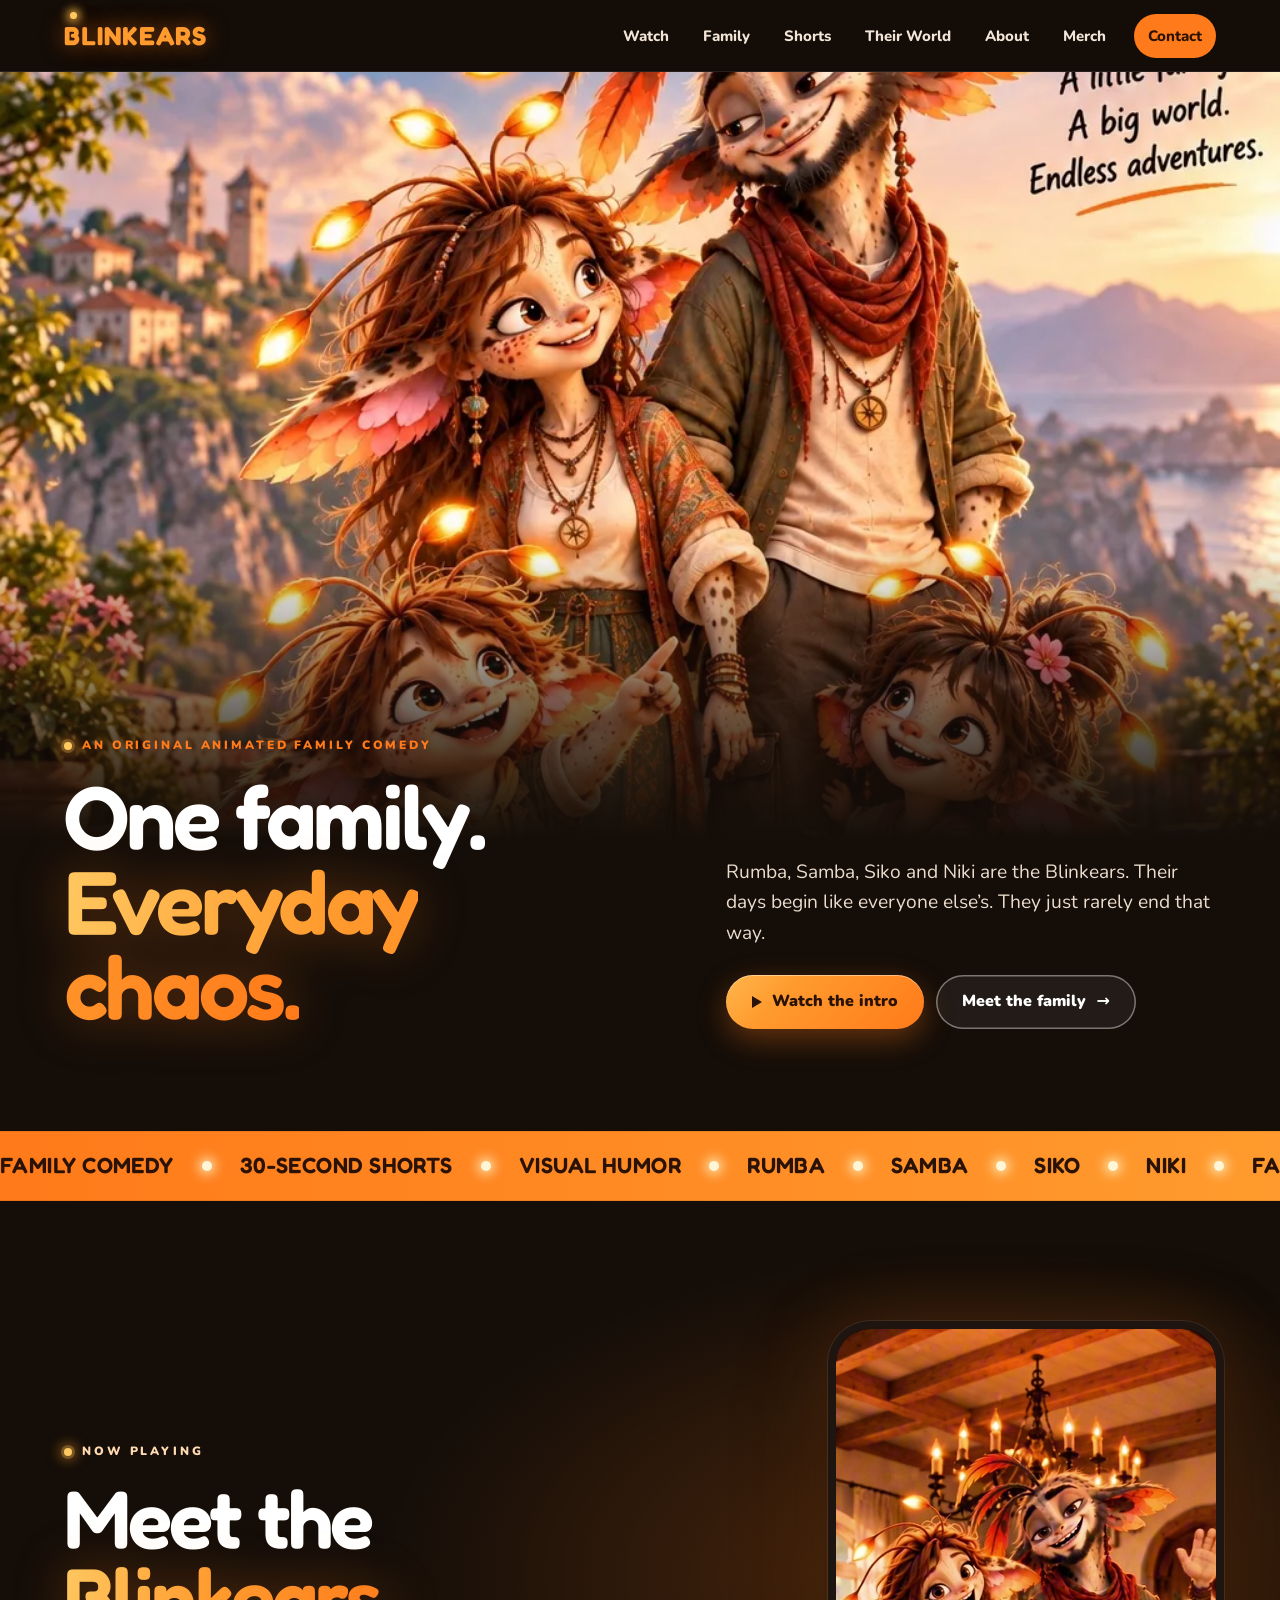
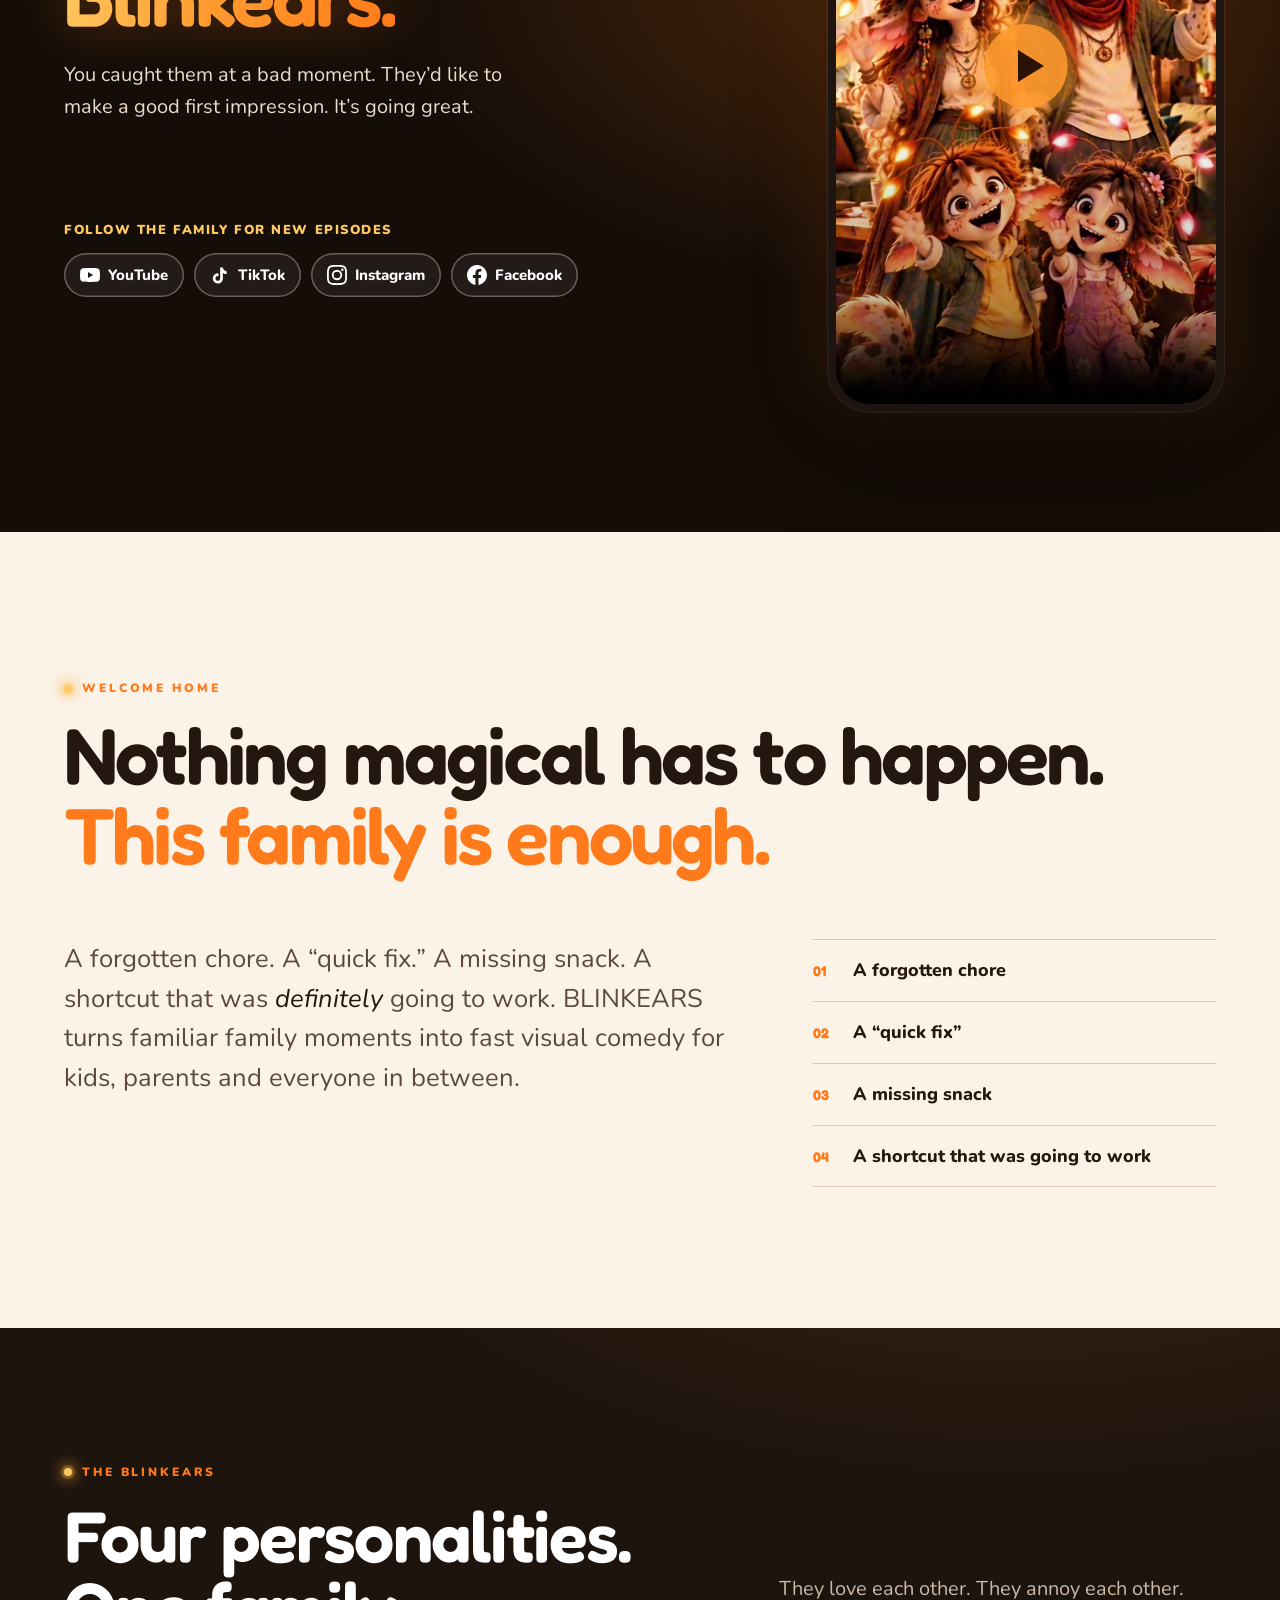
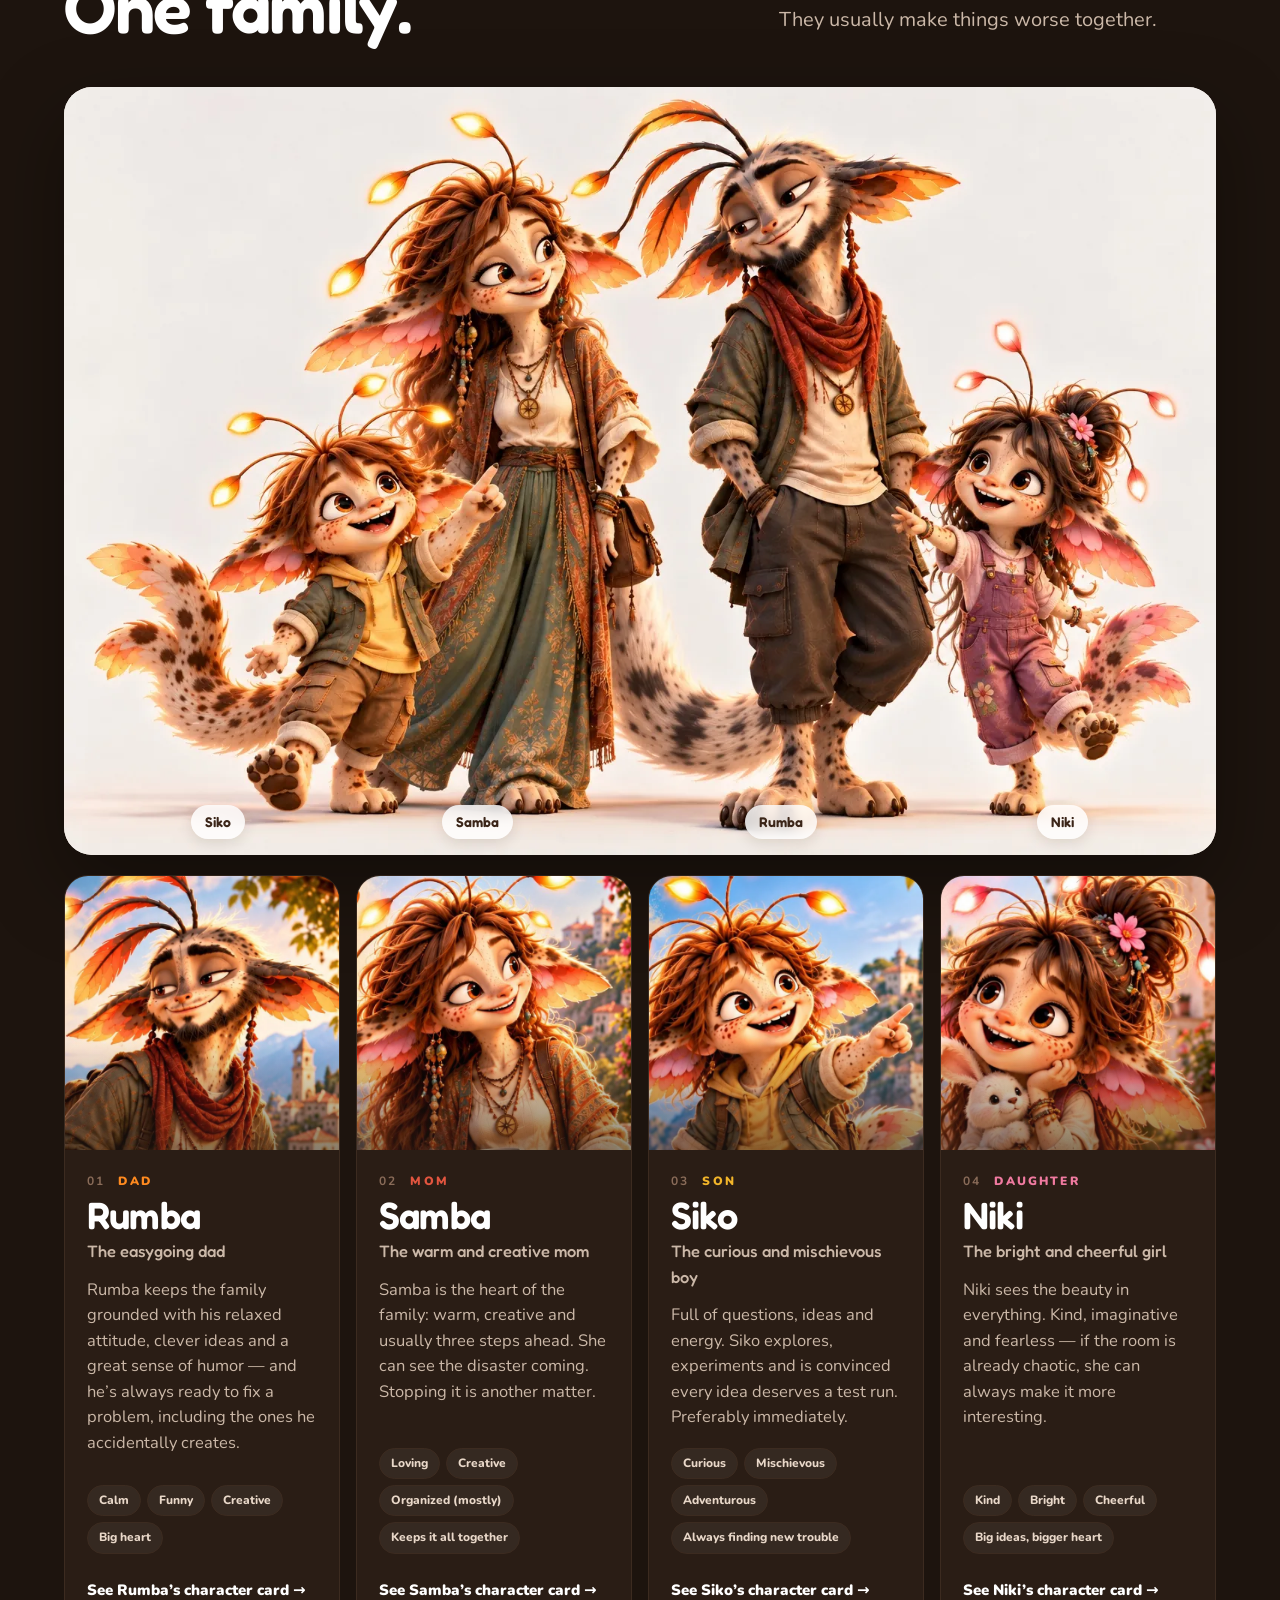
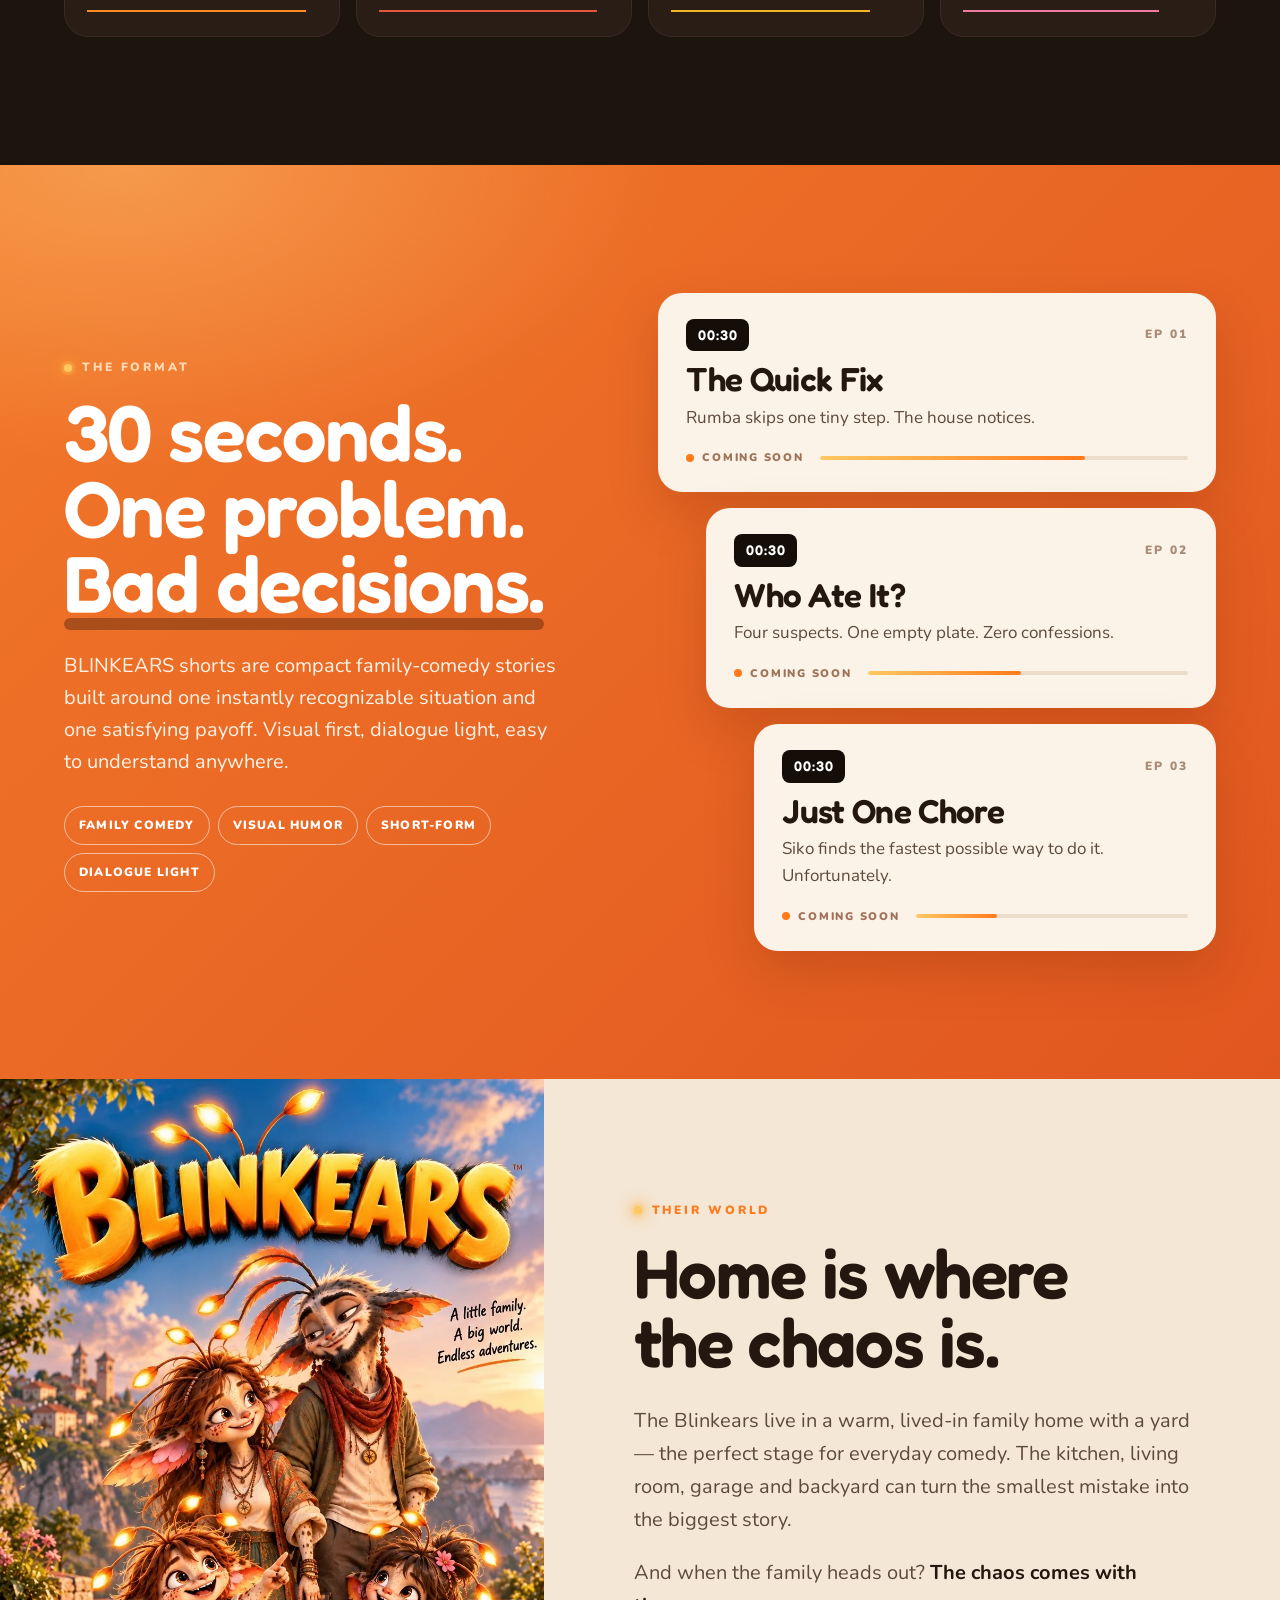
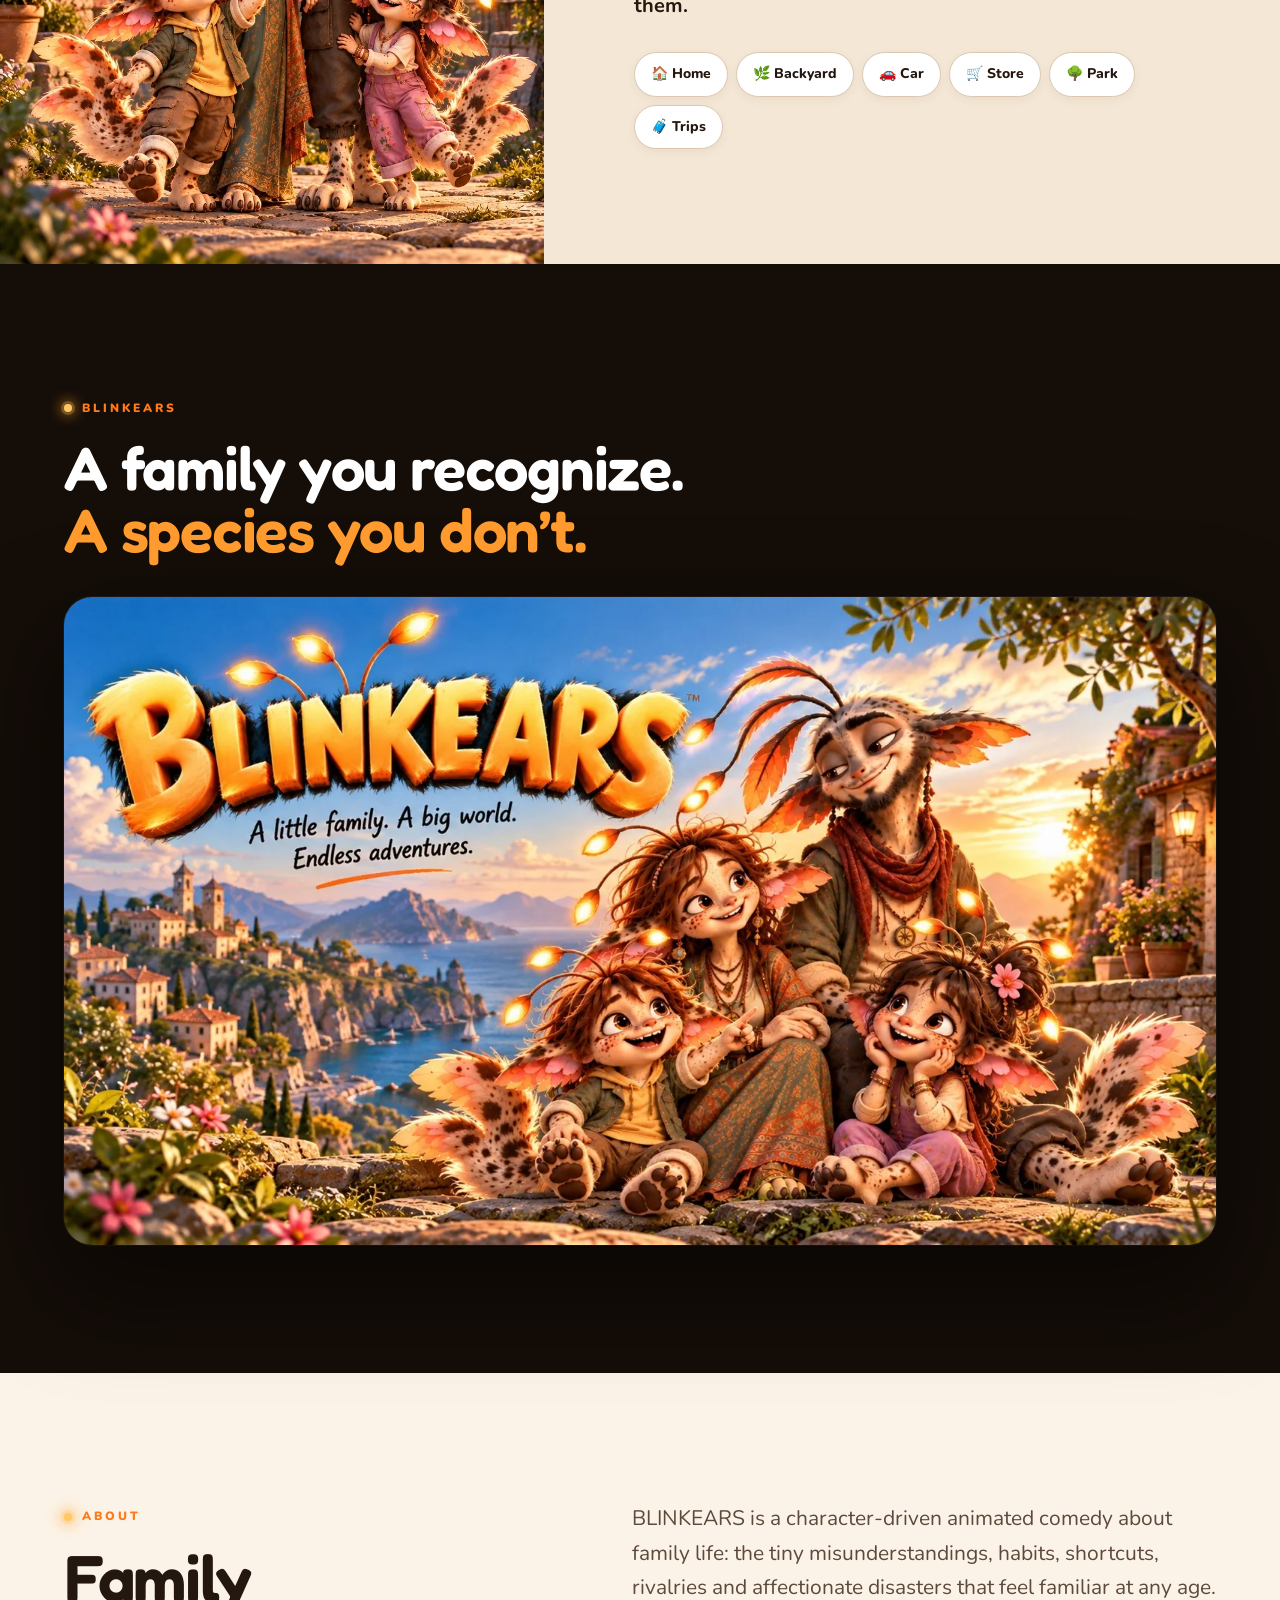
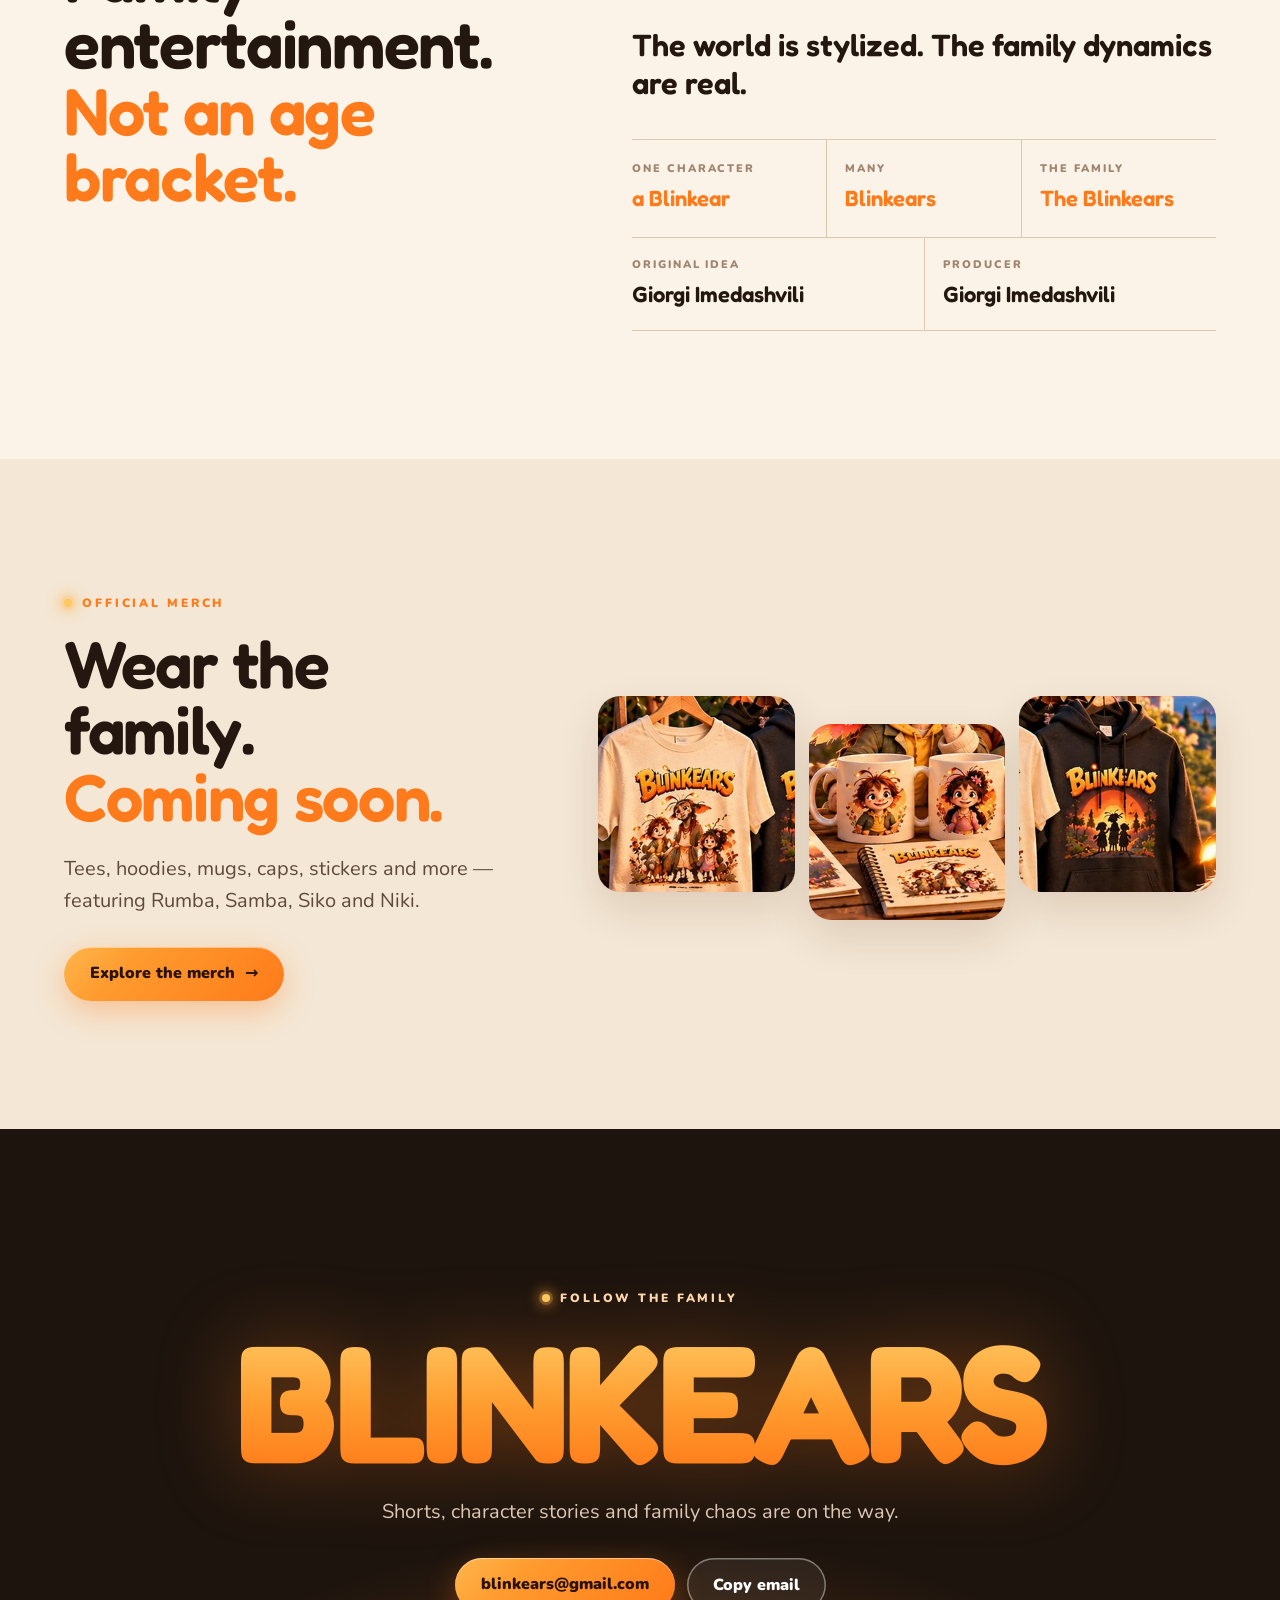
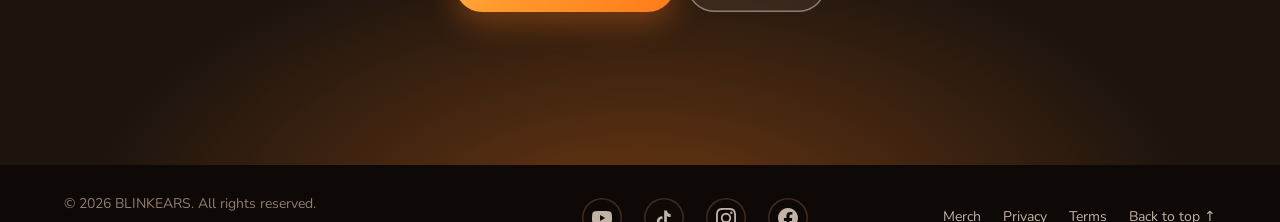
<file: index.html>
<!doctype html>
<html lang="en">
<head>
<meta charset="utf-8">
<meta name="viewport" content="width=device-width,initial-scale=1,viewport-fit=cover">
<title>BLINKEARS — An Original Animated Family Comedy</title>
<meta name="description" content="BLINKEARS is a warm animated family comedy about Rumba, Samba, Siko and Niki — a family whose ordinary days have a habit of going hilariously wrong.">
<meta name="author" content="Giorgi Imedashvili">
<meta name="theme-color" content="#140d08">
<link rel="canonical" href="https://blinkears.com/">

<meta property="og:type" content="website">
<meta property="og:site_name" content="BLINKEARS">
<meta property="og:title" content="BLINKEARS — One family. Everyday chaos.">
<meta property="og:description" content="Meet Rumba, Samba, Siko and Niki — an original animated family comedy told in 30-second shorts.">
<meta property="og:url" content="https://blinkears.com/">
<meta property="og:image" content="https://blinkears.com/og-image.jpg">
<meta property="og:image:width" content="1200">
<meta property="og:image:height" content="630">
<meta name="twitter:card" content="summary_large_image">
<meta name="twitter:title" content="BLINKEARS — One family. Everyday chaos.">
<meta name="twitter:description" content="An original animated family comedy told in 30-second shorts.">
<meta name="twitter:image" content="https://blinkears.com/og-image.jpg">

<link rel="icon" href="favicon.svg" type="image/svg+xml">
<link rel="apple-touch-icon" href="apple-touch-icon.png">
<link rel="manifest" href="site.webmanifest">

<link rel="preconnect" href="https://fonts.googleapis.com">
<link rel="preconnect" href="https://fonts.gstatic.com" crossorigin>
<link rel="stylesheet" href="https://fonts.googleapis.com/css2?family=Fredoka:wght@500;600;700&family=Nunito:wght@400;600;700;800;900&display=swap">
<link rel="preload" as="image" href="poster-wide.webp" media="(min-width: 721px)">
<link rel="preload" as="image" href="poster-vertical.webp" media="(max-width: 720px)">
<link rel="stylesheet" href="style.css?v=20">

<script type="application/ld+json">
{
  "@context": "https://schema.org",
  "@type": "CreativeWorkSeries",
  "name": "BLINKEARS",
  "url": "https://blinkears.com/",
  "genre": ["Animation", "Family", "Comedy"],
  "description": "An original animated family comedy about Rumba, Samba, Siko and Niki — the Blinkears.",
  "image": "https://blinkears.com/og-image.jpg",
  "sameAs": ["https://www.youtube.com/@BLINKEARS", "https://www.tiktok.com/@blinkears.animation", "https://www.instagram.com/blinkears/", "https://www.facebook.com/Blinkears"],
  "creator": {"@type": "Person", "name": "Giorgi Imedashvili"},
  "producer": {"@type": "Person", "name": "Giorgi Imedashvili"},
  "character": [
    {"@type": "Person", "name": "Rumba"},
    {"@type": "Person", "name": "Samba"},
    {"@type": "Person", "name": "Siko"},
    {"@type": "Person", "name": "Niki"}
  ]
}
</script>
<script>document.documentElement.classList.add('js')</script>
</head>
<body>
<a class="skip-link" href="#main">Skip to content</a>

<header class="site-header">
  <a class="wordmark" href="#top" aria-label="BLINKEARS — back to top">
    <span class="wm-glow" aria-hidden="true"></span>BLINKEARS
  </a>
  <nav class="site-nav" id="site-nav" aria-label="Main navigation">
    <a href="#watch">Watch</a>
    <a href="#family">Family</a>
    <a href="#shorts">Shorts</a>
    <a href="#world">Their World</a>
    <a href="#about">About</a>
    <a href="merch.html">Merch</a>
    <a class="nav-cta" href="#contact">Contact</a>
  </nav>
  <button class="menu-button" type="button" aria-label="Open menu" aria-expanded="false" aria-controls="site-nav">
    <span></span><span></span><span></span>
  </button>
</header>

<main id="main">

<!-- HERO -->
<section class="hero" id="top" aria-label="BLINKEARS">
  <div class="hero-art">
    <picture>
      <source media="(max-width: 720px)" srcset="poster-vertical.webp" type="image/webp">
      <source media="(max-width: 720px)" srcset="poster-vertical.jpg">
      <source srcset="poster-wide.webp" type="image/webp">
      <img src="poster-wide.jpg" width="1536" height="864" fetchpriority="high"
           alt="BLINKEARS poster: Rumba, Samba, Siko and Niki together on a sunny terrace above a seaside town">
    </picture>
    <div class="fireflies" aria-hidden="true"></div>
    <div class="hero-fade" aria-hidden="true"></div>
  </div>

  <div class="hero-copy">
    <div class="hero-head reveal">
      <p class="kicker">An original animated family comedy</p>
      <h1>One family.<br><span class="glow-text">Everyday chaos.</span></h1>
    </div>
    <div class="hero-side reveal">
      <p class="hero-text">Rumba, Samba, Siko and Niki are the Blinkears. Their days begin like everyone else’s. They just rarely end that way.</p>
      <div class="hero-actions">
        <a class="button primary" href="#watch"><span class="play" aria-hidden="true"></span>Watch the intro</a>
        <a class="button ghost" href="#family">Meet the family <span aria-hidden="true">→</span></a>
      </div>
    </div>
  </div>
</section>

<!-- TICKER -->
<div class="ticker" aria-hidden="true">
  <div class="ticker-track">
    <span>Family comedy</span><i></i><span>30-second shorts</span><i></i><span>Visual humor</span><i></i><span>Rumba</span><i></i><span>Samba</span><i></i><span>Siko</span><i></i><span>Niki</span><i></i>
    <span>Family comedy</span><i></i><span>30-second shorts</span><i></i><span>Visual humor</span><i></i><span>Rumba</span><i></i><span>Samba</span><i></i><span>Siko</span><i></i><span>Niki</span><i></i>
  </div>
</div>

<!-- WATCH -->
<section id="watch" class="watch-section" aria-labelledby="watch-title">
  <div class="fireflies" aria-hidden="true"></div>
  <div class="wrap watch-grid">
    <div class="watch-copy">
      <p class="kicker light reveal">Now playing</p>
      <h2 id="watch-title" class="reveal">Meet the<br><span class="glow-text">Blinkears.</span></h2>
      <p class="reveal">You caught them at a bad moment. They’d like to make a good first impression. It’s going great.</p>
      <p class="watch-meta reveal"><span>00:22</span><span>Episode 00 · The Introduction</span></p>
      <div class="watch-follow reveal"><p>Follow the family for new episodes</p><div class="follow-links"><a class="follow-link" href="https://www.youtube.com/@BLINKEARS" target="_blank" rel="noopener"><svg viewBox="0 0 24 24" width="20" height="20" aria-hidden="true" focusable="false"><path d="M23.5 6.2a3 3 0 0 0-2.1-2.1C19.5 3.6 12 3.6 12 3.6s-7.5 0-9.4.5A3 3 0 0 0 .5 6.2 31 31 0 0 0 0 12a31 31 0 0 0 .5 5.8 3 3 0 0 0 2.1 2.1c1.9.5 9.4.5 9.4.5s7.5 0 9.4-.5a3 3 0 0 0 2.1-2.1A31 31 0 0 0 24 12a31 31 0 0 0-.5-5.8zM9.6 15.6V8.4l6.2 3.6-6.2 3.6z"/></svg><span>YouTube</span></a><a class="follow-link" href="https://www.tiktok.com/@blinkears.animation" target="_blank" rel="noopener"><svg viewBox="0 0 24 24" width="20" height="20" aria-hidden="true" focusable="false"><path d="M16.6 5.8A4.3 4.3 0 0 1 15.5 3h-3.3v13.2a2.8 2.8 0 1 1-2-2.7V10.1a6.1 6.1 0 1 0 5.3 6.1V9.5a7.6 7.6 0 0 0 4.5 1.4V7.6a4.3 4.3 0 0 1-3.4-1.8z"/></svg><span>TikTok</span></a><a class="follow-link" href="https://www.instagram.com/blinkears/" target="_blank" rel="noopener"><svg viewBox="0 0 24 24" width="20" height="20" aria-hidden="true" focusable="false"><path d="M12 2.2c3.2 0 3.6 0 4.8.1 3.3.1 4.8 1.7 4.9 4.9.1 1.3.1 1.6.1 4.8s0 3.6-.1 4.8c-.1 3.2-1.7 4.8-4.9 4.9-1.3.1-1.6.1-4.8.1s-3.6 0-4.8-.1c-3.3-.1-4.8-1.7-4.9-4.9C2.2 15.6 2.2 15.2 2.2 12s0-3.6.1-4.8C2.4 3.9 3.9 2.4 7.2 2.3 8.4 2.2 8.8 2.2 12 2.2zM12 0C8.7 0 8.3 0 7.1.1 2.7.3.3 2.7.1 7.1 0 8.3 0 8.7 0 12s0 3.7.1 4.9c.2 4.4 2.6 6.8 7 7 1.2.1 1.6.1 4.9.1s3.7 0 4.9-.1c4.4-.2 6.8-2.6 7-7 .1-1.2.1-1.6.1-4.9s0-3.7-.1-4.9c-.2-4.4-2.6-6.8-7-7C15.7 0 15.3 0 12 0zm0 5.8a6.2 6.2 0 1 0 0 12.4 6.2 6.2 0 0 0 0-12.4zM12 16a4 4 0 1 1 0-8 4 4 0 0 1 0 8zm6.4-11.8a1.4 1.4 0 1 0 0 2.9 1.4 1.4 0 0 0 0-2.9z"/></svg><span>Instagram</span></a><a class="follow-link" href="https://www.facebook.com/Blinkears" target="_blank" rel="noopener"><svg viewBox="0 0 24 24" width="20" height="20" aria-hidden="true" focusable="false"><path d="M24 12.1C24 5.4 18.6 0 12 0S0 5.4 0 12.1c0 6 4.4 11 10.1 11.9v-8.4H7.1v-3.5h3V9.4c0-3 1.8-4.7 4.5-4.7 1.3 0 2.7.2 2.7.2v3h-1.5c-1.5 0-2 .9-2 1.9v2.3h3.3l-.5 3.5h-2.8V24C19.6 23.1 24 18.1 24 12.1z"/></svg><span>Facebook</span></a></div></div>
    </div>
    <div class="phone reveal">
      <video class="watch-video" controls playsinline preload="none" poster="meet-the-blinkears-poster.jpg" width="720" height="1280">
        <source src="meet-the-blinkears.mp4" type="video/mp4">
      </video>
      <button class="play-overlay" type="button" aria-label="Play Meet the Blinkears"><span></span></button>
    </div>
  </div>
</section>

<!-- STATEMENT -->
<section class="statement">
  <div class="wrap">
    <p class="kicker reveal">Welcome home</p>
    <h2 class="reveal">Nothing magical has to happen.<br><em>This family is enough.</em></h2>
    <div class="statement-grid">
      <p class="big-copy reveal">A forgotten chore. A “quick fix.” A missing snack. A shortcut that was <em>definitely</em> going to work. BLINKEARS turns familiar family moments into fast visual comedy for kids, parents and everyone in between.</p>
      <ul class="chaos-list reveal" aria-label="Typical ingredients">
        <li><span>01</span>A forgotten chore</li>
        <li><span>02</span>A “quick fix”</li>
        <li><span>03</span>A missing snack</li>
        <li><span>04</span>A shortcut that was going to work</li>
      </ul>
    </div>
  </div>
</section>

<!-- FAMILY -->
<section id="family" class="family-section">
  <div class="wrap">
    <div class="section-title">
      <div class="reveal">
        <p class="kicker">The Blinkears</p>
        <h2>Four personalities.<br>One family.</h2>
      </div>
      <p class="reveal">They love each other. They annoy each other. They usually make things worse together.</p>
    </div>

    <figure class="lineup reveal">
      <picture>
        <source srcset="family-lineup.webp" type="image/webp">
        <img src="family-lineup.jpg" width="1536" height="1024" loading="lazy"
             alt="The Blinkears family lineup, left to right: Siko, Samba, Rumba and Niki">
      </picture>
      <figcaption>
        <span>Siko</span><span>Samba</span><span>Rumba</span><span>Niki</span>
      </figcaption>
    </figure>

    <div class="character-grid">
      <article class="character reveal" style="--accent:#ff8a1f">
        <button class="portrait" type="button" data-card="0" aria-label="Open Rumba’s character card">
          <picture><source srcset="rumba.webp" type="image/webp"><img src="rumba.jpg" width="640" height="640" loading="lazy" alt="Rumba, the dad"></picture>
          <span class="portrait-hint" aria-hidden="true">View card ↗</span>
        </button>
        <div class="character-body">
          <p class="role"><b>01</b> Dad</p>
          <h3>Rumba</h3>
          <p class="subtitle">The easygoing dad</p>
          <p>Rumba keeps the family grounded with his relaxed attitude, clever ideas and a great sense of humor — and he’s always ready to fix a problem, including the ones he accidentally creates.</p>
          <ul class="traits"><li>Calm</li><li>Funny</li><li>Creative</li><li>Big heart</li></ul>
          <button class="card-link" type="button" data-card="0">See Rumba’s character card <span aria-hidden="true">→</span></button>
        </div>
      </article>
      <article class="character reveal" style="--accent:#e2553f">
        <button class="portrait" type="button" data-card="1" aria-label="Open Samba’s character card">
          <picture><source srcset="samba.webp" type="image/webp"><img src="samba.jpg" width="640" height="640" loading="lazy" alt="Samba, the mom"></picture>
          <span class="portrait-hint" aria-hidden="true">View card ↗</span>
        </button>
        <div class="character-body">
          <p class="role"><b>02</b> Mom</p>
          <h3>Samba</h3>
          <p class="subtitle">The warm and creative mom</p>
          <p>Samba is the heart of the family: warm, creative and usually three steps ahead. She can see the disaster coming. Stopping it is another matter.</p>
          <ul class="traits"><li>Loving</li><li>Creative</li><li>Organized (mostly)</li><li>Keeps it all together</li></ul>
          <button class="card-link" type="button" data-card="1">See Samba’s character card <span aria-hidden="true">→</span></button>
        </div>
      </article>
      <article class="character reveal" style="--accent:#f2b52a">
        <button class="portrait" type="button" data-card="2" aria-label="Open Siko’s character card">
          <picture><source srcset="siko.webp" type="image/webp"><img src="siko.jpg" width="640" height="640" loading="lazy" alt="Siko, the son"></picture>
          <span class="portrait-hint" aria-hidden="true">View card ↗</span>
        </button>
        <div class="character-body">
          <p class="role"><b>03</b> Son</p>
          <h3>Siko</h3>
          <p class="subtitle">The curious and mischievous boy</p>
          <p>Full of questions, ideas and energy. Siko explores, experiments and is convinced every idea deserves a test run. Preferably immediately.</p>
          <ul class="traits"><li>Curious</li><li>Mischievous</li><li>Adventurous</li><li>Always finding new trouble</li></ul>
          <button class="card-link" type="button" data-card="2">See Siko’s character card <span aria-hidden="true">→</span></button>
        </div>
      </article>
      <article class="character reveal" style="--accent:#f07aa0">
        <button class="portrait" type="button" data-card="3" aria-label="Open Niki’s character card">
          <picture><source srcset="niki.webp" type="image/webp"><img src="niki.jpg" width="640" height="640" loading="lazy" alt="Niki, the daughter"></picture>
          <span class="portrait-hint" aria-hidden="true">View card ↗</span>
        </button>
        <div class="character-body">
          <p class="role"><b>04</b> Daughter</p>
          <h3>Niki</h3>
          <p class="subtitle">The bright and cheerful girl</p>
          <p>Niki sees the beauty in everything. Kind, imaginative and fearless — if the room is already chaotic, she can always make it more interesting.</p>
          <ul class="traits"><li>Kind</li><li>Bright</li><li>Cheerful</li><li>Big ideas, bigger heart</li></ul>
          <button class="card-link" type="button" data-card="3">See Niki’s character card <span aria-hidden="true">→</span></button>
        </div>
      </article>
    </div>
  </div>
</section>

<!-- SHORTS -->
<section id="shorts" class="shorts-section">
  <div class="wrap shorts-grid">
    <div class="shorts-copy">
      <p class="kicker light reveal">The format</p>
      <h2 class="reveal">30 seconds.<br>One problem.<br><span class="underline">Bad decisions.</span></h2>
      <p class="reveal">BLINKEARS shorts are compact family-comedy stories built around one instantly recognizable situation and one satisfying payoff. Visual first, dialogue light, easy to understand anywhere.</p>
      <ul class="format-row reveal"><li>Family comedy</li><li>Visual humor</li><li>Short-form</li><li>Dialogue light</li></ul>
    </div>

    <div class="short-cards" aria-label="Upcoming shorts">
      <article class="short reveal">
        <div class="short-top"><span class="timer">00:30</span><span class="ep">EP 01</span></div>
        <h3>The Quick Fix</h3>
        <p>Rumba skips one tiny step. The house notices.</p>
        <div class="short-foot"><span class="soon"><i></i>Coming soon</span><span class="bar"><b style="width:72%"></b></span></div>
      </article>
      <article class="short reveal">
        <div class="short-top"><span class="timer">00:30</span><span class="ep">EP 02</span></div>
        <h3>Who Ate It?</h3>
        <p>Four suspects. One empty plate. Zero confessions.</p>
        <div class="short-foot"><span class="soon"><i></i>Coming soon</span><span class="bar"><b style="width:48%"></b></span></div>
      </article>
      <article class="short reveal">
        <div class="short-top"><span class="timer">00:30</span><span class="ep">EP 03</span></div>
        <h3>Just One Chore</h3>
        <p>Siko finds the fastest possible way to do it. Unfortunately.</p>
        <div class="short-foot"><span class="soon"><i></i>Coming soon</span><span class="bar"><b style="width:30%"></b></span></div>
      </article>
    </div>
  </div>
</section>

<!-- WORLD -->
<section id="world" class="world-section">
  <div class="world-image reveal">
    <picture>
      <source srcset="poster-vertical.webp" type="image/webp">
      <img src="poster-vertical.jpg" width="1024" height="1536" loading="lazy"
           alt="BLINKEARS vertical poster: the family walking on a terrace at sunset">
    </picture>
  </div>
  <div class="world-copy">
    <p class="kicker reveal">Their world</p>
    <h2 class="reveal">Home is where<br>the chaos is.</h2>
    <p class="reveal">The Blinkears live in a warm, lived-in family home with a yard — the perfect stage for everyday comedy. The kitchen, living room, garage and backyard can turn the smallest mistake into the biggest story.</p>
    <p class="reveal">And when the family heads out? <strong>The chaos comes with them.</strong></p>
    <ul class="places reveal" aria-label="Locations">
      <li>🏠 Home</li><li>🌿 Backyard</li><li>🚗 Car</li><li>🛒 Store</li><li>🌳 Park</li><li>🧳 Trips</li>
    </ul>
  </div>
</section>

<!-- POSTER -->
<section class="poster-section">
  <div class="wrap">
    <div class="poster-copy reveal">
      <p class="kicker">BLINKEARS</p>
      <h2>A family you recognize.<br><em>A species you don’t.</em></h2>
    </div>
    <figure class="poster-frame reveal">
      <picture>
        <source srcset="poster-wide.webp" type="image/webp">
        <img src="poster-wide.jpg" width="1536" height="864" loading="lazy"
             alt="Wide BLINKEARS poster: the family sitting together above the sea at golden hour">
      </picture>
    </figure>
  </div>
</section>

<!-- ABOUT -->
<section id="about" class="about-section">
  <div class="wrap about-grid">
    <div class="reveal">
      <p class="kicker">About</p>
      <h2>Family entertainment.<br><em>Not an age bracket.</em></h2>
    </div>
    <div class="about-copy">
      <p class="reveal">BLINKEARS is a character-driven animated comedy about family life: the tiny misunderstandings, habits, shortcuts, rivalries and affectionate disasters that feel familiar at any age.</p>
      <p class="reveal lead">The world is stylized. The family dynamics are real.</p>
      <dl class="language-note reveal">
        <div><dt>One character</dt><dd>a Blinkear</dd></div>
        <div><dt>Many</dt><dd>Blinkears</dd></div>
        <div><dt>The family</dt><dd>The Blinkears</dd></div>
      </dl>
      <dl class="credits reveal" aria-label="Credits">
        <div><dt>Original Idea</dt><dd>Giorgi Imedashvili</dd></div>
        <div><dt>Producer</dt><dd>Giorgi Imedashvili</dd></div>
      </dl>
    </div>
  </div>
</section>

<!-- MERCH TEASER -->
<section class="merch-teaser" aria-labelledby="merch-title">
  <div class="wrap teaser-grid">
    <div class="teaser-copy">
      <p class="kicker reveal">Official merch</p>
      <h2 id="merch-title" class="reveal">Wear the family.<br><em>Coming soon.</em></h2>
      <p class="reveal">Tees, hoodies, mugs, caps, stickers and more — featuring Rumba, Samba, Siko and Niki.</p>
      <a class="button primary reveal" href="merch.html">Explore the merch <span aria-hidden="true">→</span></a>
    </div>
    <div class="teaser-row reveal">
      <a href="merch.html" aria-label="Family Lineup Tee"><picture><source srcset="merch-tee.webp" type="image/webp"><img src="merch-tee.jpg" width="640" height="640" loading="lazy" alt="Family Lineup Tee"></picture></a>
      <a href="merch.html" aria-label="Character Mug Set"><picture><source srcset="merch-mugs.webp" type="image/webp"><img src="merch-mugs.jpg" width="640" height="640" loading="lazy" alt="Character Mug Set"></picture></a>
      <a href="merch.html" aria-label="Sunset Silhouette Hoodie"><picture><source srcset="merch-hoodie.webp" type="image/webp"><img src="merch-hoodie.jpg" width="640" height="640" loading="lazy" alt="Sunset Silhouette Hoodie"></picture></a>
    </div>
  </div>
</section>

<!-- CONTACT -->
<section id="contact" class="contact-section">
  <div class="fireflies" aria-hidden="true"></div>
  <div class="contact-inner">
    <p class="kicker light reveal">Follow the family</p>
    <h2 class="reveal">BLINKEARS</h2>
    <p class="reveal">Shorts, character stories and family chaos are on the way.</p>
    <div class="contact-actions reveal">
      <a class="button primary" href="mailto:blinkears@gmail.com">blinkears@gmail.com</a>
      <button class="button ghost copy-mail" type="button" data-email="blinkears@gmail.com">Copy email</button>
    </div>
  </div>
</section>
</main>

<footer class="site-footer">
  <div class="footer-info"><span>© <span id="year">2026</span> BLINKEARS. All rights reserved.</span><span class="footer-credits"><span>Original Idea: Giorgi Imedashvili</span><i class="sep" aria-hidden="true"> · </i><span>Producer: Giorgi Imedashvili</span></span></div>
  <nav class="socials" aria-label="BLINKEARS on social media"><a href="https://www.youtube.com/@BLINKEARS" target="_blank" rel="noopener" aria-label="BLINKEARS on YouTube" title="YouTube"><svg viewBox="0 0 24 24" width="20" height="20" aria-hidden="true" focusable="false"><path d="M23.5 6.2a3 3 0 0 0-2.1-2.1C19.5 3.6 12 3.6 12 3.6s-7.5 0-9.4.5A3 3 0 0 0 .5 6.2 31 31 0 0 0 0 12a31 31 0 0 0 .5 5.8 3 3 0 0 0 2.1 2.1c1.9.5 9.4.5 9.4.5s7.5 0 9.4-.5a3 3 0 0 0 2.1-2.1A31 31 0 0 0 24 12a31 31 0 0 0-.5-5.8zM9.6 15.6V8.4l6.2 3.6-6.2 3.6z"/></svg></a><a href="https://www.tiktok.com/@blinkears.animation" target="_blank" rel="noopener" aria-label="BLINKEARS on TikTok" title="TikTok"><svg viewBox="0 0 24 24" width="20" height="20" aria-hidden="true" focusable="false"><path d="M16.6 5.8A4.3 4.3 0 0 1 15.5 3h-3.3v13.2a2.8 2.8 0 1 1-2-2.7V10.1a6.1 6.1 0 1 0 5.3 6.1V9.5a7.6 7.6 0 0 0 4.5 1.4V7.6a4.3 4.3 0 0 1-3.4-1.8z"/></svg></a><a href="https://www.instagram.com/blinkears/" target="_blank" rel="noopener" aria-label="BLINKEARS on Instagram" title="Instagram"><svg viewBox="0 0 24 24" width="20" height="20" aria-hidden="true" focusable="false"><path d="M12 2.2c3.2 0 3.6 0 4.8.1 3.3.1 4.8 1.7 4.9 4.9.1 1.3.1 1.6.1 4.8s0 3.6-.1 4.8c-.1 3.2-1.7 4.8-4.9 4.9-1.3.1-1.6.1-4.8.1s-3.6 0-4.8-.1c-3.3-.1-4.8-1.7-4.9-4.9C2.2 15.6 2.2 15.2 2.2 12s0-3.6.1-4.8C2.4 3.9 3.9 2.4 7.2 2.3 8.4 2.2 8.8 2.2 12 2.2zM12 0C8.7 0 8.3 0 7.1.1 2.7.3.3 2.7.1 7.1 0 8.3 0 8.7 0 12s0 3.7.1 4.9c.2 4.4 2.6 6.8 7 7 1.2.1 1.6.1 4.9.1s3.7 0 4.9-.1c4.4-.2 6.8-2.6 7-7 .1-1.2.1-1.6.1-4.9s0-3.7-.1-4.9c-.2-4.4-2.6-6.8-7-7C15.7 0 15.3 0 12 0zm0 5.8a6.2 6.2 0 1 0 0 12.4 6.2 6.2 0 0 0 0-12.4zM12 16a4 4 0 1 1 0-8 4 4 0 0 1 0 8zm6.4-11.8a1.4 1.4 0 1 0 0 2.9 1.4 1.4 0 0 0 0-2.9z"/></svg></a><a href="https://www.facebook.com/Blinkears" target="_blank" rel="noopener" aria-label="BLINKEARS on Facebook" title="Facebook"><svg viewBox="0 0 24 24" width="20" height="20" aria-hidden="true" focusable="false"><path d="M24 12.1C24 5.4 18.6 0 12 0S0 5.4 0 12.1c0 6 4.4 11 10.1 11.9v-8.4H7.1v-3.5h3V9.4c0-3 1.8-4.7 4.5-4.7 1.3 0 2.7.2 2.7.2v3h-1.5c-1.5 0-2 .9-2 1.9v2.3h3.3l-.5 3.5h-2.8V24C19.6 23.1 24 18.1 24 12.1z"/></svg></a></nav>
  <nav aria-label="Legal"><a href="merch.html">Merch</a><a href="privacy.html">Privacy</a><a href="terms.html">Terms</a><a href="#top">Back to top ↑</a></nav>
</footer>


<dialog class="card-dialog" aria-label="Character card">
  <div class="card-dialog-inner">
    <button class="dlg-close" type="button" aria-label="Close">×</button>
    <button class="dlg-nav dlg-prev" type="button" aria-label="Previous character">‹</button>
    <picture><source class="dlg-src" type="image/webp"><img class="dlg-img" width="1024" height="1536" alt=""></picture>
    <button class="dlg-nav dlg-next" type="button" aria-label="Next character">›</button>
    <p class="dlg-caption"></p>
  </div>
</dialog>
<div class="toast" role="status" aria-live="polite"></div>
<script src="app.js?v=20" defer></script>
</body>
</html>
</file>
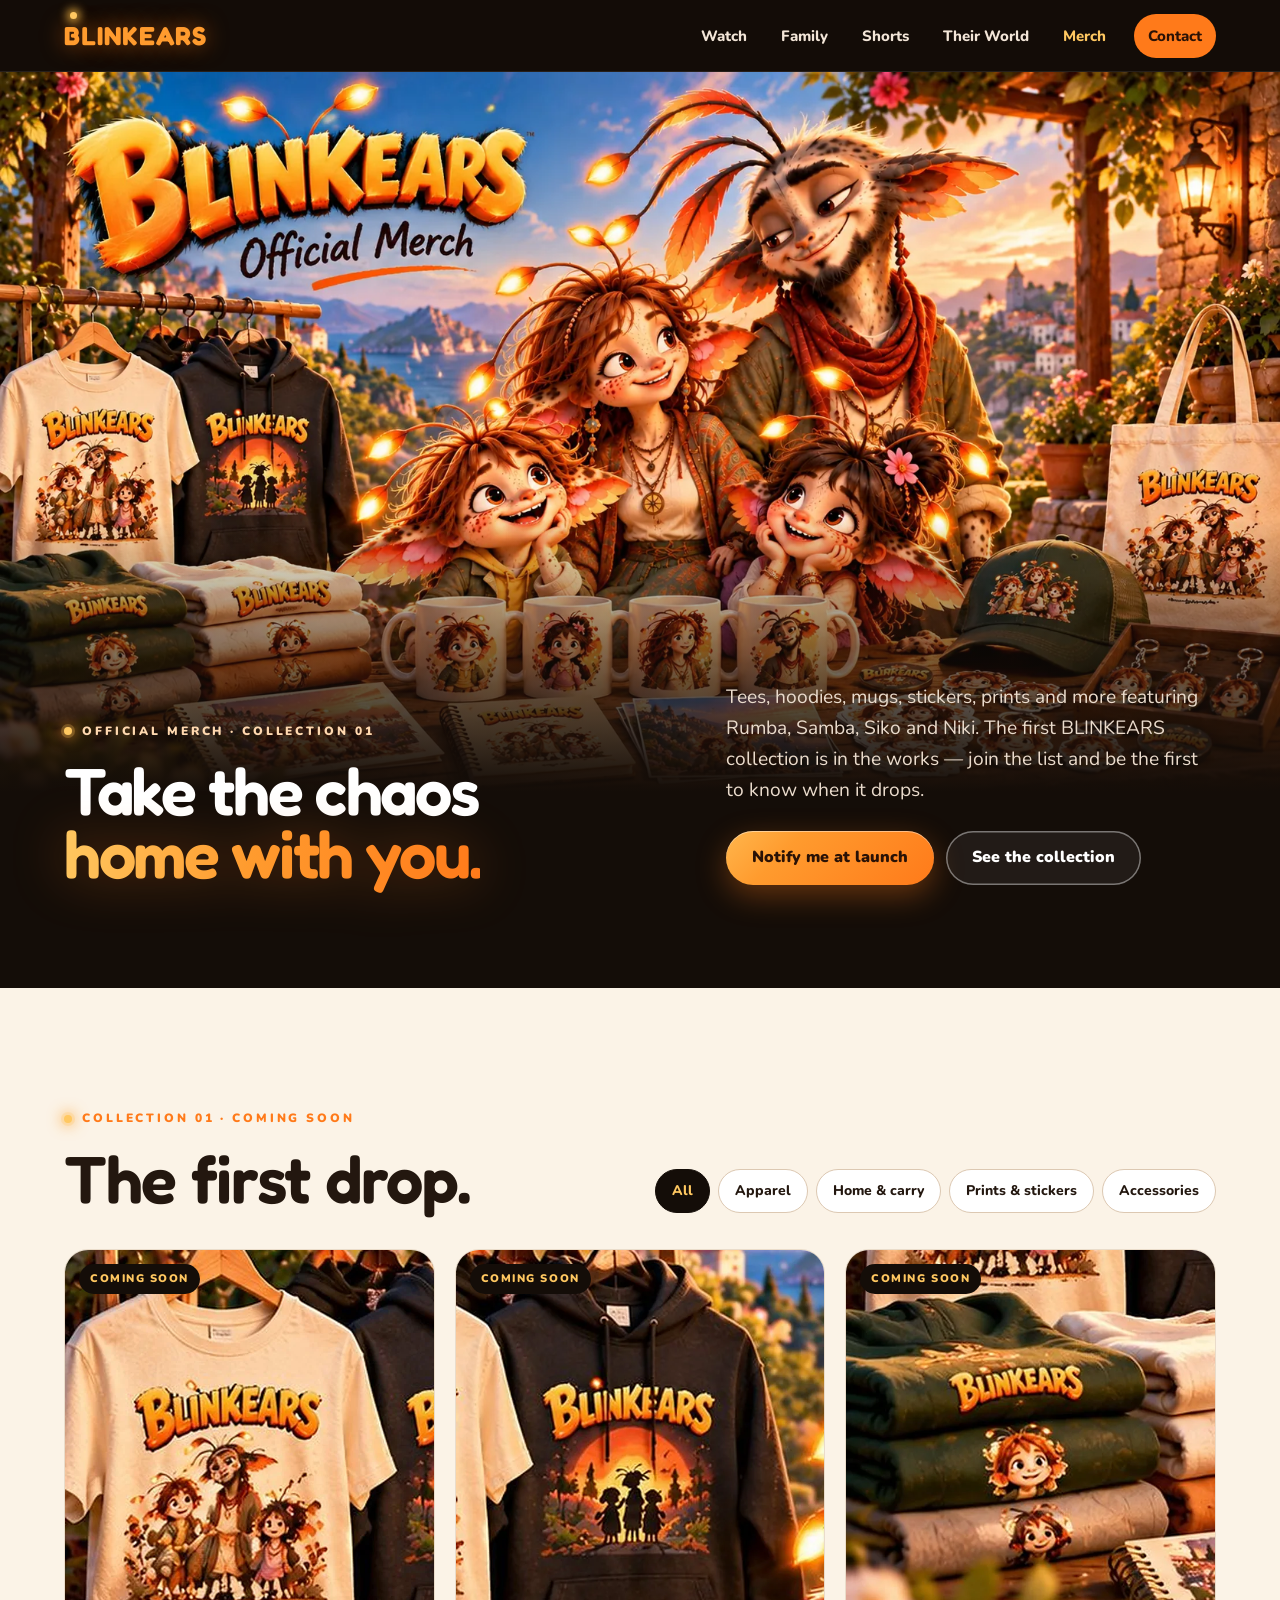
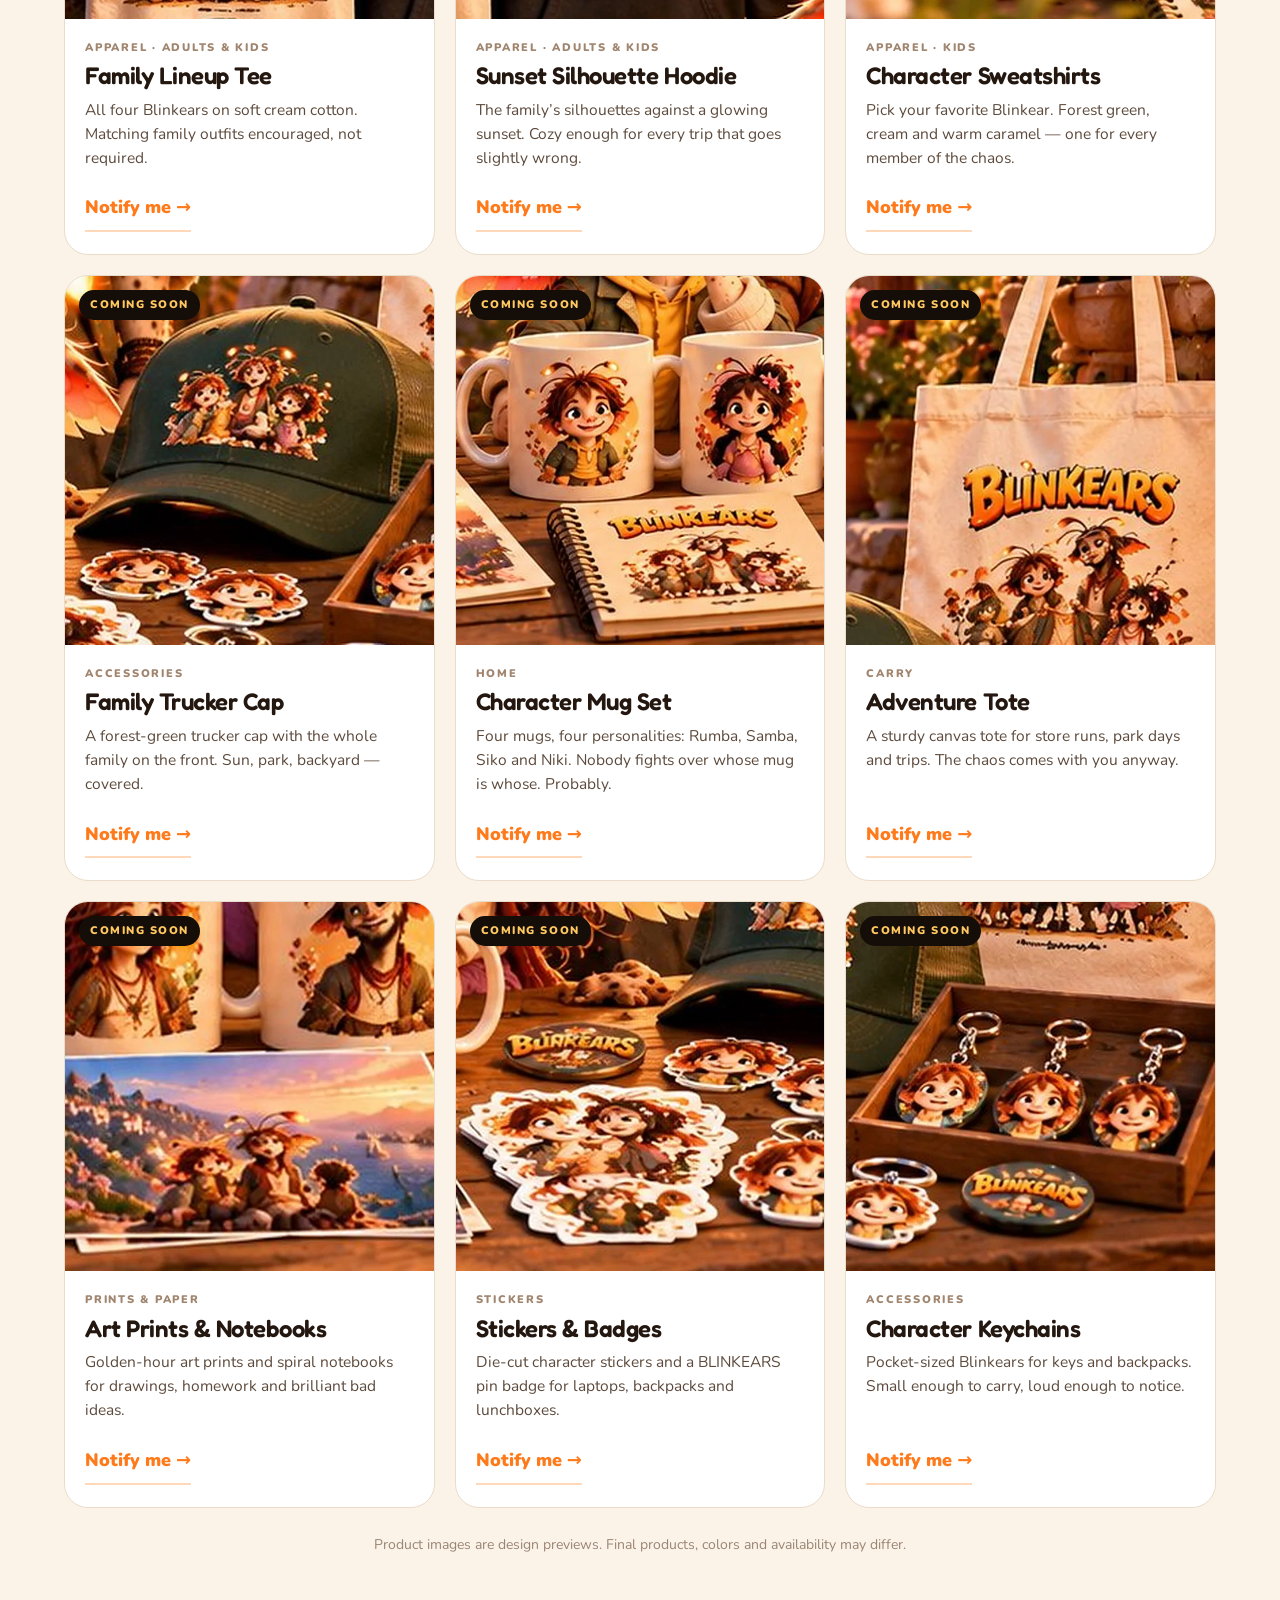
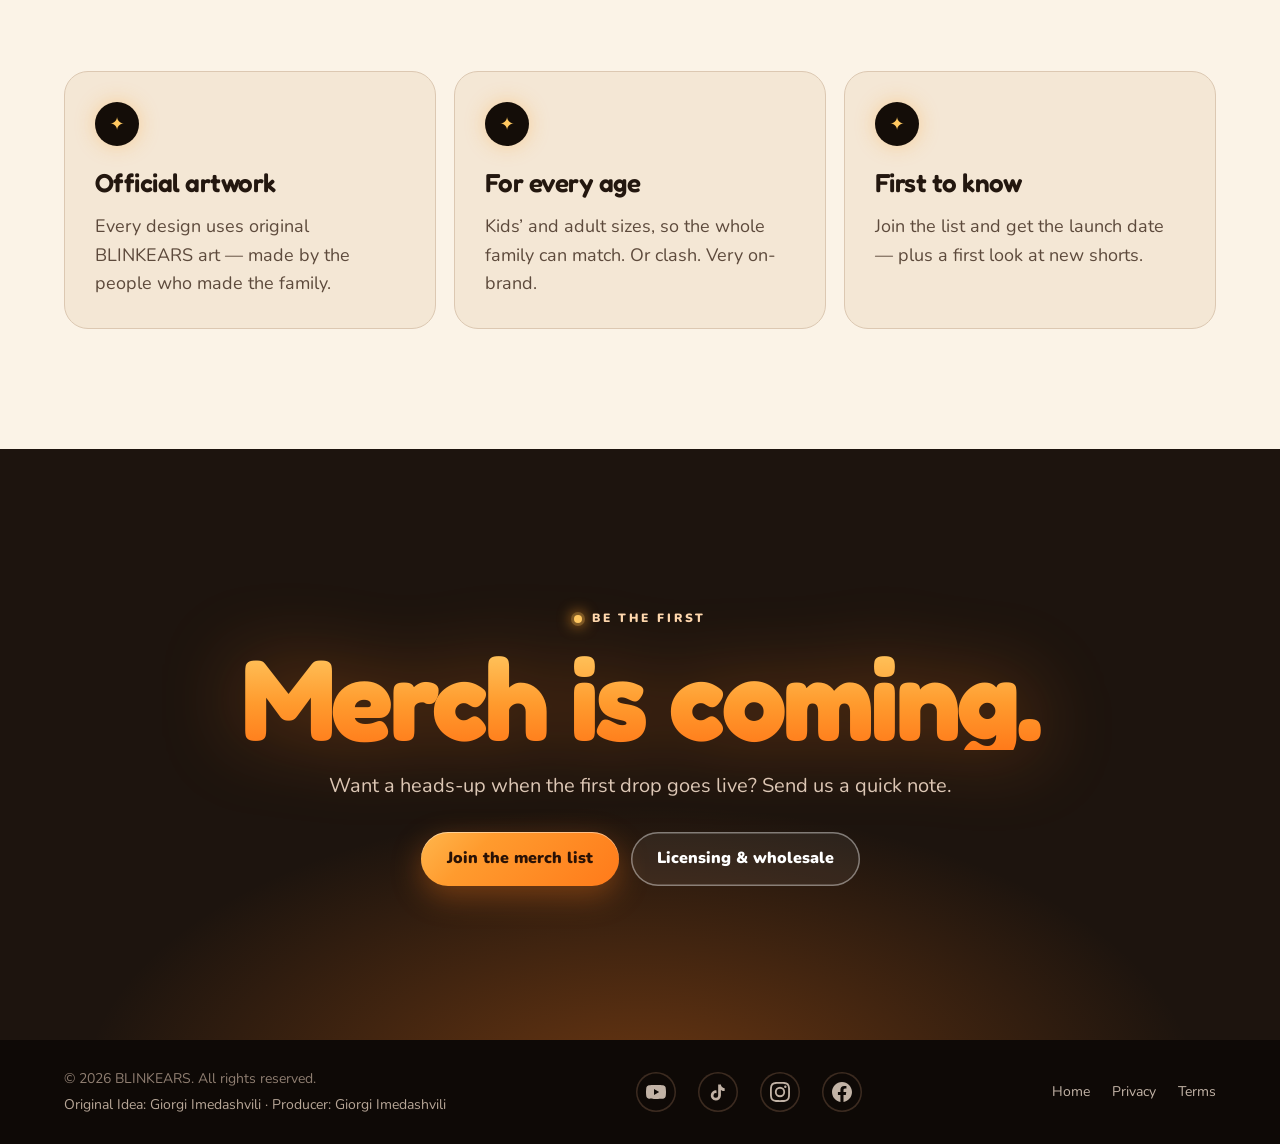
<file: merch.html>
<!doctype html>
<html lang="en">
<head>
<meta charset="utf-8">
<meta name="viewport" content="width=device-width,initial-scale=1,viewport-fit=cover">
<title>Merch — BLINKEARS</title>
<meta name="description" content="Official BLINKEARS merch is on the way: tees, hoodies, mugs, caps, stickers, art prints, keychains and more featuring Rumba, Samba, Siko and Niki.">
<meta name="author" content="Giorgi Imedashvili">
<meta name="theme-color" content="#140d08">
<link rel="canonical" href="https://blinkears.com/merch.html">
<meta property="og:type" content="website">
<meta property="og:site_name" content="BLINKEARS">
<meta property="og:title" content="BLINKEARS Merch — coming soon">
<meta property="og:description" content="Tees, hoodies, stickers, art prints and more featuring the Blinkears family.">
<meta property="og:url" content="https://blinkears.com/merch.html">
<meta property="og:image" content="https://blinkears.com/og-merch.jpg">
<meta name="twitter:card" content="summary_large_image">
<link rel="icon" href="favicon.svg" type="image/svg+xml">
<link rel="apple-touch-icon" href="apple-touch-icon.png">
<link rel="manifest" href="site.webmanifest">
<link rel="preconnect" href="https://fonts.googleapis.com">
<link rel="preconnect" href="https://fonts.gstatic.com" crossorigin>
<link rel="stylesheet" href="https://fonts.googleapis.com/css2?family=Fredoka:wght@500;600;700&family=Nunito:wght@400;600;700;800;900&display=swap">
<link rel="preload" as="image" href="merch-hero.webp">
<link rel="stylesheet" href="style.css?v=20">
<script>document.documentElement.classList.add('js')</script>
</head>
<body class="merch-page">
<a class="skip-link" href="#main">Skip to content</a>

<header class="site-header">
  <a class="wordmark" href="index.html" aria-label="BLINKEARS home"><span class="wm-glow" aria-hidden="true"></span>BLINKEARS</a>
  <nav class="site-nav" id="site-nav" aria-label="Main navigation">
    <a href="index.html#watch">Watch</a>
    <a href="index.html#family">Family</a>
    <a href="index.html#shorts">Shorts</a>
    <a href="index.html#world">Their World</a>
    <a class="active" href="merch.html" aria-current="page">Merch</a>
    <a class="nav-cta" href="index.html#contact">Contact</a>
  </nav>
  <button class="menu-button" type="button" aria-label="Open menu" aria-expanded="false" aria-controls="site-nav"><span></span><span></span><span></span></button>
</header>

<main id="main">
  <section class="merch-hero">
    <div class="merch-hero-art">
      <picture>
        <source srcset="merch-hero.webp" type="image/webp">
        <img src="merch-hero.jpg" width="1672" height="941" fetchpriority="high"
             alt="BLINKEARS Official Merch: the Blinkears family behind a table of t-shirts, hoodies, mugs, notebooks, stickers, a cap, keychains and a tote bag">
      </picture>
      <div class="fireflies" aria-hidden="true"></div>
      <div class="hero-fade" aria-hidden="true"></div>
    </div>
    <div class="hero-copy merch-hero-copy">
      <div class="hero-head reveal">
        <p class="kicker light">Official merch · Collection 01</p>
        <h1>Take the chaos<br><span class="glow-text">home with you.</span></h1>
      </div>
      <div class="hero-side reveal">
        <p class="hero-text">Tees, hoodies, mugs, stickers, prints and more featuring Rumba, Samba, Siko and Niki. The first BLINKEARS collection is in the works — join the list and be the first to know when it drops.</p>
        <div class="hero-actions">
          <a class="button primary" href="mailto:blinkears@gmail.com?subject=BLINKEARS%20merch%20%E2%80%94%20notify%20me&amp;body=Hi%20Blinkears!%20Please%20let%20me%20know%20when%20the%20merch%20is%20available.">Notify me at launch</a>
          <a class="button ghost" href="#collection">See the collection</a>
        </div>
      </div>
    </div>
  </section>

  <section id="collection" class="collection">
    <div class="wrap">
      <div class="collection-head">
        <div class="reveal">
          <p class="kicker">Collection 01 · Coming soon</p>
          <h2>The first drop.</h2>
        </div>
        <div class="filters reveal" role="group" aria-label="Filter products">
          <button class="filter-chip" type="button" data-filter="all" aria-pressed="true">All</button>
          <button class="filter-chip" type="button" data-filter="apparel" aria-pressed="false">Apparel</button>
          <button class="filter-chip" type="button" data-filter="home" aria-pressed="false">Home &amp; carry</button>
          <button class="filter-chip" type="button" data-filter="paper" aria-pressed="false">Prints &amp; stickers</button>
          <button class="filter-chip" type="button" data-filter="accessories" aria-pressed="false">Accessories</button>
        </div>
      </div>

      <div class="product-grid">
        <article class="product reveal" data-cat="apparel">
          <div class="product-img"><span class="badge">Coming soon</span><picture><source srcset="merch-tee.webp" type="image/webp"><img src="merch-tee.jpg" width="640" height="640" loading="lazy" alt="Cream t-shirt with the BLINKEARS logo and the whole family"></picture></div>
          <div class="product-body"><p class="cat">Apparel · Adults & kids</p><h3>Family Lineup Tee</h3><p>All four Blinkears on soft cream cotton. Matching family outfits encouraged, not required.</p>
            <a class="notify" href="mailto:blinkears@gmail.com?subject=Notify%20me%3A%20Family%20Lineup%20Tee">Notify me <span aria-hidden="true">→</span></a></div>
        </article>
        <article class="product reveal" data-cat="apparel">
          <div class="product-img"><span class="badge">Coming soon</span><picture><source srcset="merch-hoodie.webp" type="image/webp"><img src="merch-hoodie.jpg" width="640" height="640" loading="lazy" alt="Black hoodie with the BLINKEARS logo and family silhouettes at sunset"></picture></div>
          <div class="product-body"><p class="cat">Apparel · Adults & kids</p><h3>Sunset Silhouette Hoodie</h3><p>The family’s silhouettes against a glowing sunset. Cozy enough for every trip that goes slightly wrong.</p>
            <a class="notify" href="mailto:blinkears@gmail.com?subject=Notify%20me%3A%20Sunset%20Silhouette%20Hoodie">Notify me <span aria-hidden="true">→</span></a></div>
        </article>
        <article class="product reveal" data-cat="apparel">
          <div class="product-img"><span class="badge">Coming soon</span><picture><source srcset="merch-kids.webp" type="image/webp"><img src="merch-kids.jpg" width="640" height="640" loading="lazy" alt="Stack of folded sweatshirts in green, cream and caramel with BLINKEARS character prints"></picture></div>
          <div class="product-body"><p class="cat">Apparel · Kids</p><h3>Character Sweatshirts</h3><p>Pick your favorite Blinkear. Forest green, cream and warm caramel — one for every member of the chaos.</p>
            <a class="notify" href="mailto:blinkears@gmail.com?subject=Notify%20me%3A%20Character%20Sweatshirts">Notify me <span aria-hidden="true">→</span></a></div>
        </article>
        <article class="product reveal" data-cat="apparel">
          <div class="product-img"><span class="badge">Coming soon</span><picture><source srcset="merch-cap.webp" type="image/webp"><img src="merch-cap.jpg" width="640" height="640" loading="lazy" alt="Green trucker cap printed with the Blinkears family"></picture></div>
          <div class="product-body"><p class="cat">Accessories</p><h3>Family Trucker Cap</h3><p>A forest-green trucker cap with the whole family on the front. Sun, park, backyard — covered.</p>
            <a class="notify" href="mailto:blinkears@gmail.com?subject=Notify%20me%3A%20Family%20Trucker%20Cap">Notify me <span aria-hidden="true">→</span></a></div>
        </article>
        <article class="product reveal" data-cat="home">
          <div class="product-img"><span class="badge">Coming soon</span><picture><source srcset="merch-mugs.webp" type="image/webp"><img src="merch-mugs.jpg" width="640" height="640" loading="lazy" alt="White mugs each printed with one Blinkears character"></picture></div>
          <div class="product-body"><p class="cat">Home</p><h3>Character Mug Set</h3><p>Four mugs, four personalities: Rumba, Samba, Siko and Niki. Nobody fights over whose mug is whose. Probably.</p>
            <a class="notify" href="mailto:blinkears@gmail.com?subject=Notify%20me%3A%20Character%20Mug%20Set">Notify me <span aria-hidden="true">→</span></a></div>
        </article>
        <article class="product reveal" data-cat="home">
          <div class="product-img"><span class="badge">Coming soon</span><picture><source srcset="merch-tote.webp" type="image/webp"><img src="merch-tote.jpg" width="640" height="640" loading="lazy" alt="Canvas tote bag with the BLINKEARS logo and family artwork"></picture></div>
          <div class="product-body"><p class="cat">Carry</p><h3>Adventure Tote</h3><p>A sturdy canvas tote for store runs, park days and trips. The chaos comes with you anyway.</p>
            <a class="notify" href="mailto:blinkears@gmail.com?subject=Notify%20me%3A%20Adventure%20Tote">Notify me <span aria-hidden="true">→</span></a></div>
        </article>
        <article class="product reveal" data-cat="paper">
          <div class="product-img"><span class="badge">Coming soon</span><picture><source srcset="merch-prints.webp" type="image/webp"><img src="merch-prints.jpg" width="640" height="640" loading="lazy" alt="BLINKEARS art prints and a spiral notebook on a wooden table"></picture></div>
          <div class="product-body"><p class="cat">Prints & paper</p><h3>Art Prints &amp; Notebooks</h3><p>Golden-hour art prints and spiral notebooks for drawings, homework and brilliant bad ideas.</p>
            <a class="notify" href="mailto:blinkears@gmail.com?subject=Notify%20me%3A%20Art%20Prints%20%26%20Notebooks">Notify me <span aria-hidden="true">→</span></a></div>
        </article>
        <article class="product reveal" data-cat="paper">
          <div class="product-img"><span class="badge">Coming soon</span><picture><source srcset="merch-stickers.webp" type="image/webp"><img src="merch-stickers.jpg" width="640" height="640" loading="lazy" alt="Die-cut Blinkears character stickers and a round BLINKEARS badge"></picture></div>
          <div class="product-body"><p class="cat">Stickers</p><h3>Stickers &amp; Badges</h3><p>Die-cut character stickers and a BLINKEARS pin badge for laptops, backpacks and lunchboxes.</p>
            <a class="notify" href="mailto:blinkears@gmail.com?subject=Notify%20me%3A%20Stickers%20%26%20Badges">Notify me <span aria-hidden="true">→</span></a></div>
        </article>
        <article class="product reveal" data-cat="accessories">
          <div class="product-img"><span class="badge">Coming soon</span><picture><source srcset="merch-keychains.webp" type="image/webp"><img src="merch-keychains.jpg" width="640" height="640" loading="lazy" alt="Wooden tray with round Blinkears character keychains"></picture></div>
          <div class="product-body"><p class="cat">Accessories</p><h3>Character Keychains</h3><p>Pocket-sized Blinkears for keys and backpacks. Small enough to carry, loud enough to notice.</p>
            <a class="notify" href="mailto:blinkears@gmail.com?subject=Notify%20me%3A%20Character%20Keychains">Notify me <span aria-hidden="true">→</span></a></div>
        </article>
      </div>
      <p class="mock-note">Product images are design previews. Final products, colors and availability may differ.</p>
    </div>
  </section>

  <section class="merch-perks">
    <div class="wrap perks-grid">
      <div class="perk reveal"><span class="perk-icon" aria-hidden="true">✦</span><h3>Official artwork</h3><p>Every design uses original BLINKEARS art — made by the people who made the family.</p></div>
      <div class="perk reveal"><span class="perk-icon" aria-hidden="true">✦</span><h3>For every age</h3><p>Kids’ and adult sizes, so the whole family can match. Or clash. Very on-brand.</p></div>
      <div class="perk reveal"><span class="perk-icon" aria-hidden="true">✦</span><h3>First to know</h3><p>Join the list and get the launch date — plus a first look at new shorts.</p></div>
    </div>
  </section>

  <section class="contact-section merch-cta">
    <div class="fireflies" aria-hidden="true"></div>
    <div class="contact-inner">
      <p class="kicker light reveal">Be the first</p>
      <h2 class="reveal">Merch is coming.</h2>
      <p class="reveal">Want a heads-up when the first drop goes live? Send us a quick note.</p>
      <div class="contact-actions reveal">
        <a class="button primary" href="mailto:blinkears@gmail.com?subject=BLINKEARS%20merch%20%E2%80%94%20notify%20me">Join the merch list</a>
        <a class="button ghost" href="mailto:blinkears@gmail.com?subject=BLINKEARS%20licensing%20%2F%20wholesale">Licensing &amp; wholesale</a>
      </div>
    </div>
  </section>
</main>

<footer class="site-footer">
  <div class="footer-info"><span>© <span id="year">2026</span> BLINKEARS. All rights reserved.</span><span class="footer-credits"><span>Original Idea: Giorgi Imedashvili</span><i class="sep" aria-hidden="true"> · </i><span>Producer: Giorgi Imedashvili</span></span></div>
  <nav class="socials" aria-label="BLINKEARS on social media"><a href="https://www.youtube.com/@BLINKEARS" target="_blank" rel="noopener" aria-label="BLINKEARS on YouTube" title="YouTube"><svg viewBox="0 0 24 24" width="20" height="20" aria-hidden="true" focusable="false"><path d="M23.5 6.2a3 3 0 0 0-2.1-2.1C19.5 3.6 12 3.6 12 3.6s-7.5 0-9.4.5A3 3 0 0 0 .5 6.2 31 31 0 0 0 0 12a31 31 0 0 0 .5 5.8 3 3 0 0 0 2.1 2.1c1.9.5 9.4.5 9.4.5s7.5 0 9.4-.5a3 3 0 0 0 2.1-2.1A31 31 0 0 0 24 12a31 31 0 0 0-.5-5.8zM9.6 15.6V8.4l6.2 3.6-6.2 3.6z"/></svg></a><a href="https://www.tiktok.com/@blinkears.animation" target="_blank" rel="noopener" aria-label="BLINKEARS on TikTok" title="TikTok"><svg viewBox="0 0 24 24" width="20" height="20" aria-hidden="true" focusable="false"><path d="M16.6 5.8A4.3 4.3 0 0 1 15.5 3h-3.3v13.2a2.8 2.8 0 1 1-2-2.7V10.1a6.1 6.1 0 1 0 5.3 6.1V9.5a7.6 7.6 0 0 0 4.5 1.4V7.6a4.3 4.3 0 0 1-3.4-1.8z"/></svg></a><a href="https://www.instagram.com/blinkears/" target="_blank" rel="noopener" aria-label="BLINKEARS on Instagram" title="Instagram"><svg viewBox="0 0 24 24" width="20" height="20" aria-hidden="true" focusable="false"><path d="M12 2.2c3.2 0 3.6 0 4.8.1 3.3.1 4.8 1.7 4.9 4.9.1 1.3.1 1.6.1 4.8s0 3.6-.1 4.8c-.1 3.2-1.7 4.8-4.9 4.9-1.3.1-1.6.1-4.8.1s-3.6 0-4.8-.1c-3.3-.1-4.8-1.7-4.9-4.9C2.2 15.6 2.2 15.2 2.2 12s0-3.6.1-4.8C2.4 3.9 3.9 2.4 7.2 2.3 8.4 2.2 8.8 2.2 12 2.2zM12 0C8.7 0 8.3 0 7.1.1 2.7.3.3 2.7.1 7.1 0 8.3 0 8.7 0 12s0 3.7.1 4.9c.2 4.4 2.6 6.8 7 7 1.2.1 1.6.1 4.9.1s3.7 0 4.9-.1c4.4-.2 6.8-2.6 7-7 .1-1.2.1-1.6.1-4.9s0-3.7-.1-4.9c-.2-4.4-2.6-6.8-7-7C15.7 0 15.3 0 12 0zm0 5.8a6.2 6.2 0 1 0 0 12.4 6.2 6.2 0 0 0 0-12.4zM12 16a4 4 0 1 1 0-8 4 4 0 0 1 0 8zm6.4-11.8a1.4 1.4 0 1 0 0 2.9 1.4 1.4 0 0 0 0-2.9z"/></svg></a><a href="https://www.facebook.com/Blinkears" target="_blank" rel="noopener" aria-label="BLINKEARS on Facebook" title="Facebook"><svg viewBox="0 0 24 24" width="20" height="20" aria-hidden="true" focusable="false"><path d="M24 12.1C24 5.4 18.6 0 12 0S0 5.4 0 12.1c0 6 4.4 11 10.1 11.9v-8.4H7.1v-3.5h3V9.4c0-3 1.8-4.7 4.5-4.7 1.3 0 2.7.2 2.7.2v3h-1.5c-1.5 0-2 .9-2 1.9v2.3h3.3l-.5 3.5h-2.8V24C19.6 23.1 24 18.1 24 12.1z"/></svg></a></nav>
  <nav aria-label="Legal"><a href="index.html">Home</a><a href="privacy.html">Privacy</a><a href="terms.html">Terms</a></nav>
</footer>
<script src="app.js?v=20" defer></script>
</body>
</html>
</file>
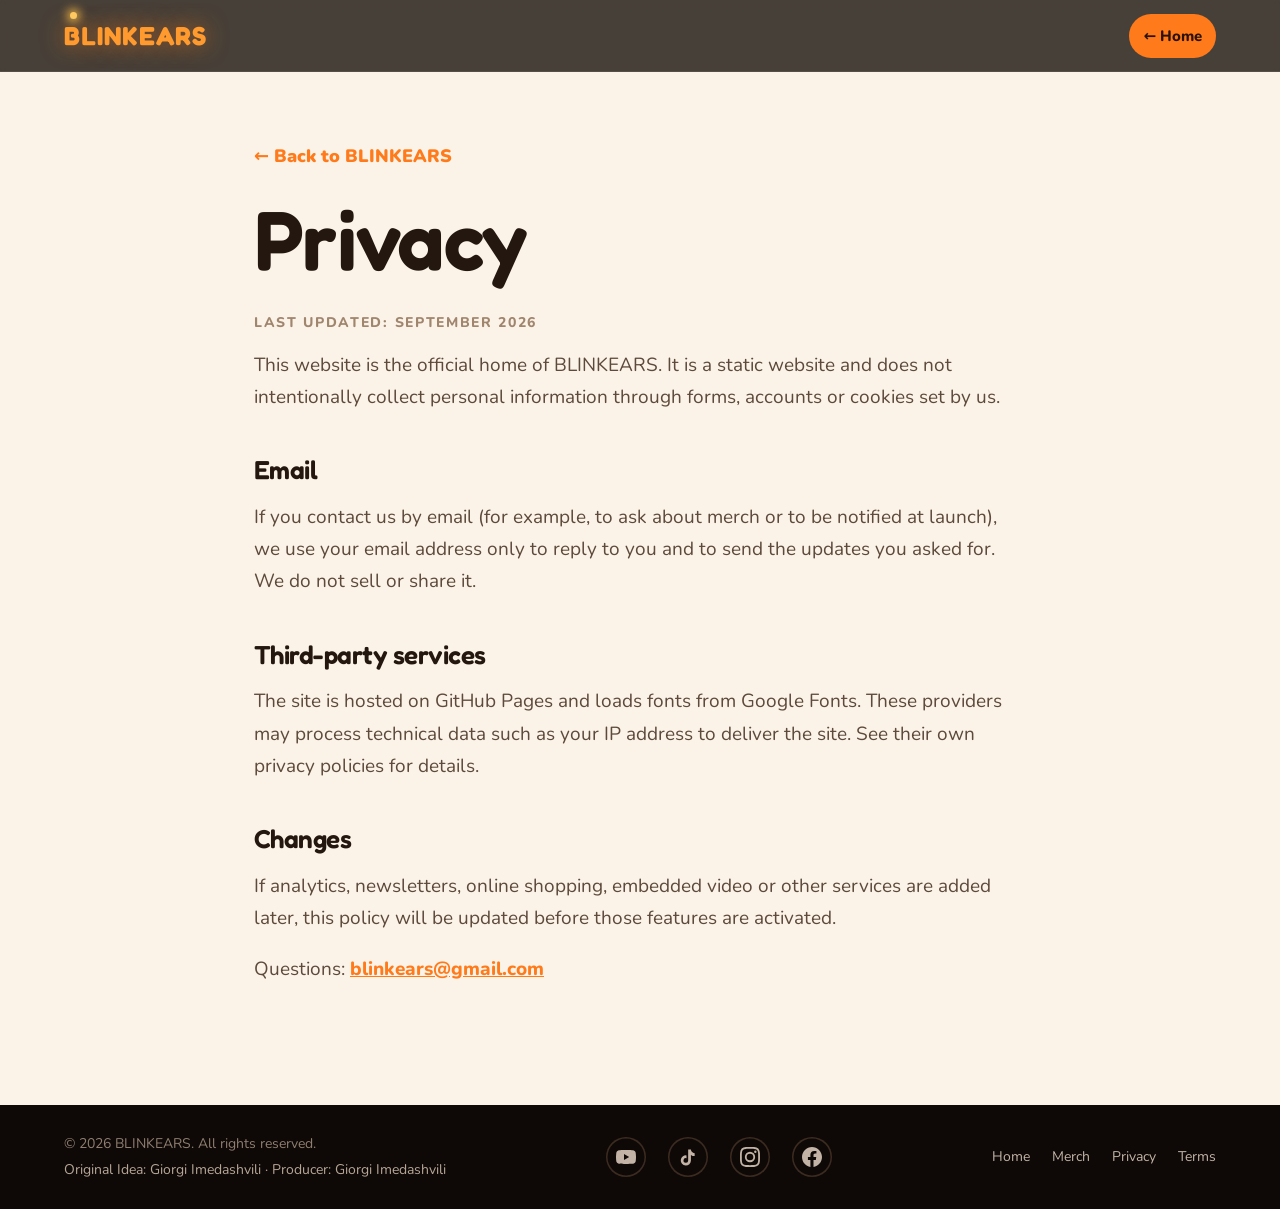
<file: privacy.html>
<!doctype html>
<html lang="en">
<head>
<meta charset="utf-8">
<meta name="viewport" content="width=device-width,initial-scale=1,viewport-fit=cover">
<title>Privacy — BLINKEARS</title>
<meta name="description" content="Privacy information for blinkears.com.">
<meta name="author" content="Giorgi Imedashvili">
<meta name="theme-color" content="#140d08">
<link rel="canonical" href="https://blinkears.com/privacy.html">
<link rel="icon" href="favicon.svg" type="image/svg+xml">
<link rel="apple-touch-icon" href="apple-touch-icon.png">
<link rel="preconnect" href="https://fonts.googleapis.com">
<link rel="preconnect" href="https://fonts.gstatic.com" crossorigin>
<link rel="stylesheet" href="https://fonts.googleapis.com/css2?family=Fredoka:wght@500;600;700&family=Nunito:wght@400;600;700;800;900&display=swap">
<link rel="stylesheet" href="style.css?v=20">
</head>
<body class="legal-page">
<header class="site-header">
  <a class="wordmark" href="index.html" aria-label="BLINKEARS home"><span class="wm-glow" aria-hidden="true"></span>BLINKEARS</a>
  <nav class="site-nav site-nav-simple" aria-label="Main navigation">
    <a class="nav-cta" href="index.html">← Home</a>
  </nav>
</header>
<main class="legal" id="main">
<a class="back" href="index.html">← Back to BLINKEARS</a>
<h1>Privacy</h1>
<p class="updated">Last updated: September 2026</p>
<p>This website is the official home of BLINKEARS. It is a static website and does not intentionally collect personal information through forms, accounts or cookies set by us.</p>
<h2>Email</h2>
<p>If you contact us by email (for example, to ask about merch or to be notified at launch), we use your email address only to reply to you and to send the updates you asked for. We do not sell or share it.</p>
<h2>Third-party services</h2>
<p>The site is hosted on GitHub Pages and loads fonts from Google Fonts. These providers may process technical data such as your IP address to deliver the site. See their own privacy policies for details.</p>
<h2>Changes</h2>
<p>If analytics, newsletters, online shopping, embedded video or other services are added later, this policy will be updated before those features are activated.</p>
<p>Questions: <a href="mailto:blinkears@gmail.com">blinkears@gmail.com</a></p>
</main>
<footer class="site-footer">
  <div class="footer-info"><span>© 2026 BLINKEARS. All rights reserved.</span><span class="footer-credits"><span>Original Idea: Giorgi Imedashvili</span><i class="sep" aria-hidden="true"> · </i><span>Producer: Giorgi Imedashvili</span></span></div>
  <nav class="socials" aria-label="BLINKEARS on social media"><a href="https://www.youtube.com/@BLINKEARS" target="_blank" rel="noopener" aria-label="BLINKEARS on YouTube" title="YouTube"><svg viewBox="0 0 24 24" width="20" height="20" aria-hidden="true" focusable="false"><path d="M23.5 6.2a3 3 0 0 0-2.1-2.1C19.5 3.6 12 3.6 12 3.6s-7.5 0-9.4.5A3 3 0 0 0 .5 6.2 31 31 0 0 0 0 12a31 31 0 0 0 .5 5.8 3 3 0 0 0 2.1 2.1c1.9.5 9.4.5 9.4.5s7.5 0 9.4-.5a3 3 0 0 0 2.1-2.1A31 31 0 0 0 24 12a31 31 0 0 0-.5-5.8zM9.6 15.6V8.4l6.2 3.6-6.2 3.6z"/></svg></a><a href="https://www.tiktok.com/@blinkears.animation" target="_blank" rel="noopener" aria-label="BLINKEARS on TikTok" title="TikTok"><svg viewBox="0 0 24 24" width="20" height="20" aria-hidden="true" focusable="false"><path d="M16.6 5.8A4.3 4.3 0 0 1 15.5 3h-3.3v13.2a2.8 2.8 0 1 1-2-2.7V10.1a6.1 6.1 0 1 0 5.3 6.1V9.5a7.6 7.6 0 0 0 4.5 1.4V7.6a4.3 4.3 0 0 1-3.4-1.8z"/></svg></a><a href="https://www.instagram.com/blinkears/" target="_blank" rel="noopener" aria-label="BLINKEARS on Instagram" title="Instagram"><svg viewBox="0 0 24 24" width="20" height="20" aria-hidden="true" focusable="false"><path d="M12 2.2c3.2 0 3.6 0 4.8.1 3.3.1 4.8 1.7 4.9 4.9.1 1.3.1 1.6.1 4.8s0 3.6-.1 4.8c-.1 3.2-1.7 4.8-4.9 4.9-1.3.1-1.6.1-4.8.1s-3.6 0-4.8-.1c-3.3-.1-4.8-1.7-4.9-4.9C2.2 15.6 2.2 15.2 2.2 12s0-3.6.1-4.8C2.4 3.9 3.9 2.4 7.2 2.3 8.4 2.2 8.8 2.2 12 2.2zM12 0C8.7 0 8.3 0 7.1.1 2.7.3.3 2.7.1 7.1 0 8.3 0 8.7 0 12s0 3.7.1 4.9c.2 4.4 2.6 6.8 7 7 1.2.1 1.6.1 4.9.1s3.7 0 4.9-.1c4.4-.2 6.8-2.6 7-7 .1-1.2.1-1.6.1-4.9s0-3.7-.1-4.9c-.2-4.4-2.6-6.8-7-7C15.7 0 15.3 0 12 0zm0 5.8a6.2 6.2 0 1 0 0 12.4 6.2 6.2 0 0 0 0-12.4zM12 16a4 4 0 1 1 0-8 4 4 0 0 1 0 8zm6.4-11.8a1.4 1.4 0 1 0 0 2.9 1.4 1.4 0 0 0 0-2.9z"/></svg></a><a href="https://www.facebook.com/Blinkears" target="_blank" rel="noopener" aria-label="BLINKEARS on Facebook" title="Facebook"><svg viewBox="0 0 24 24" width="20" height="20" aria-hidden="true" focusable="false"><path d="M24 12.1C24 5.4 18.6 0 12 0S0 5.4 0 12.1c0 6 4.4 11 10.1 11.9v-8.4H7.1v-3.5h3V9.4c0-3 1.8-4.7 4.5-4.7 1.3 0 2.7.2 2.7.2v3h-1.5c-1.5 0-2 .9-2 1.9v2.3h3.3l-.5 3.5h-2.8V24C19.6 23.1 24 18.1 24 12.1z"/></svg></a></nav>
  <nav aria-label="Legal"><a href="index.html">Home</a><a href="merch.html">Merch</a><a href="privacy.html">Privacy</a><a href="terms.html">Terms</a></nav>
</footer>
</body>
</html>
</file>
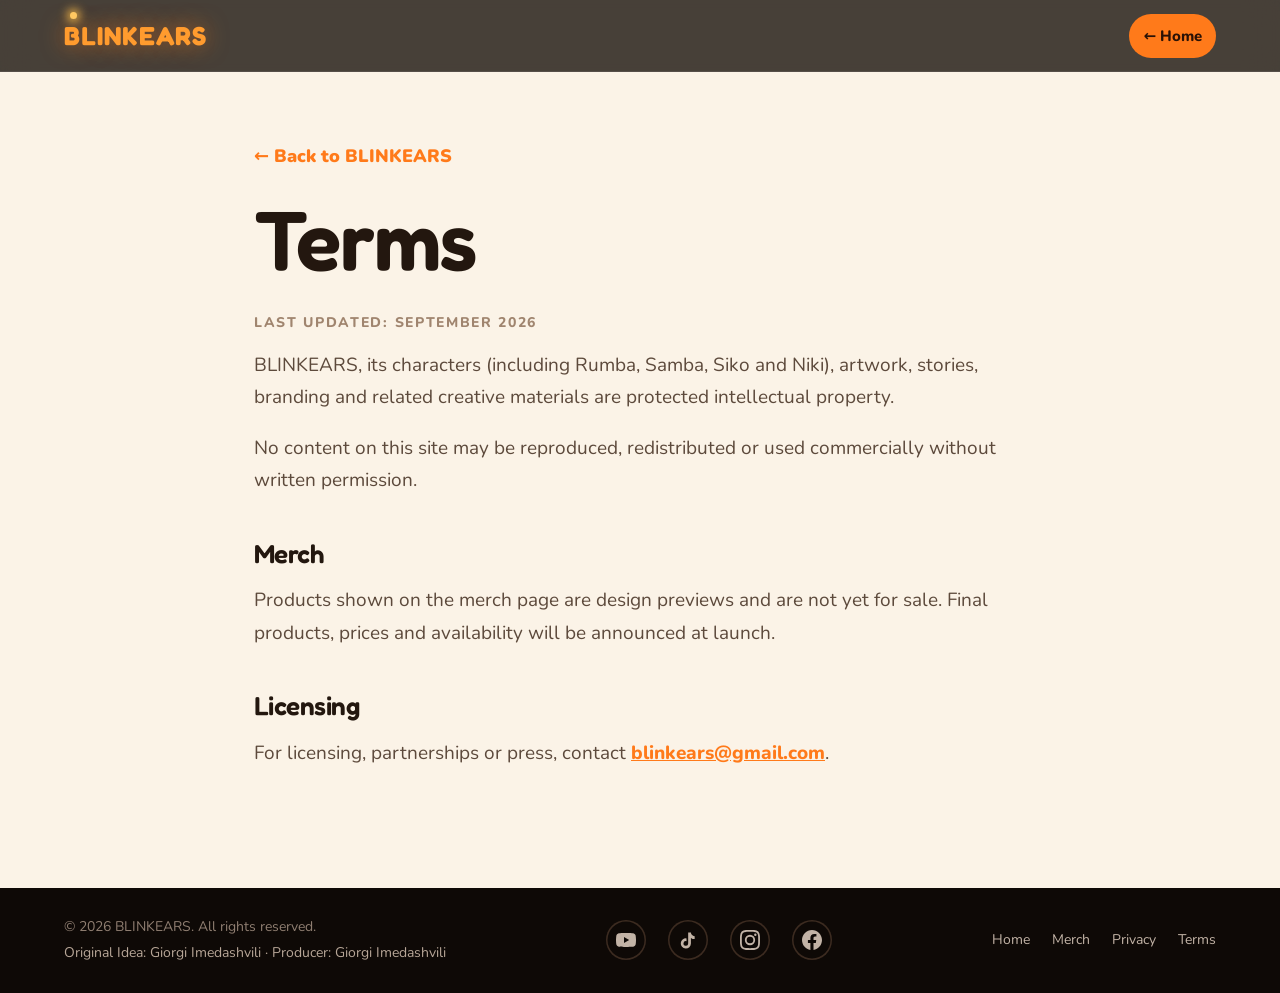
<file: terms.html>
<!doctype html>
<html lang="en">
<head>
<meta charset="utf-8">
<meta name="viewport" content="width=device-width,initial-scale=1,viewport-fit=cover">
<title>Terms — BLINKEARS</title>
<meta name="description" content="Terms of use for blinkears.com.">
<meta name="author" content="Giorgi Imedashvili">
<meta name="theme-color" content="#140d08">
<link rel="canonical" href="https://blinkears.com/terms.html">
<link rel="icon" href="favicon.svg" type="image/svg+xml">
<link rel="apple-touch-icon" href="apple-touch-icon.png">
<link rel="preconnect" href="https://fonts.googleapis.com">
<link rel="preconnect" href="https://fonts.gstatic.com" crossorigin>
<link rel="stylesheet" href="https://fonts.googleapis.com/css2?family=Fredoka:wght@500;600;700&family=Nunito:wght@400;600;700;800;900&display=swap">
<link rel="stylesheet" href="style.css?v=20">
</head>
<body class="legal-page">
<header class="site-header">
  <a class="wordmark" href="index.html" aria-label="BLINKEARS home"><span class="wm-glow" aria-hidden="true"></span>BLINKEARS</a>
  <nav class="site-nav site-nav-simple" aria-label="Main navigation">
    <a class="nav-cta" href="index.html">← Home</a>
  </nav>
</header>
<main class="legal" id="main">
<a class="back" href="index.html">← Back to BLINKEARS</a>
<h1>Terms</h1>
<p class="updated">Last updated: September 2026</p>
<p>BLINKEARS, its characters (including Rumba, Samba, Siko and Niki), artwork, stories, branding and related creative materials are protected intellectual property.</p>
<p>No content on this site may be reproduced, redistributed or used commercially without written permission.</p>
<h2>Merch</h2>
<p>Products shown on the merch page are design previews and are not yet for sale. Final products, prices and availability will be announced at launch.</p>
<h2>Licensing</h2>
<p>For licensing, partnerships or press, contact <a href="mailto:blinkears@gmail.com">blinkears@gmail.com</a>.</p>
</main>
<footer class="site-footer">
  <div class="footer-info"><span>© 2026 BLINKEARS. All rights reserved.</span><span class="footer-credits"><span>Original Idea: Giorgi Imedashvili</span><i class="sep" aria-hidden="true"> · </i><span>Producer: Giorgi Imedashvili</span></span></div>
  <nav class="socials" aria-label="BLINKEARS on social media"><a href="https://www.youtube.com/@BLINKEARS" target="_blank" rel="noopener" aria-label="BLINKEARS on YouTube" title="YouTube"><svg viewBox="0 0 24 24" width="20" height="20" aria-hidden="true" focusable="false"><path d="M23.5 6.2a3 3 0 0 0-2.1-2.1C19.5 3.6 12 3.6 12 3.6s-7.5 0-9.4.5A3 3 0 0 0 .5 6.2 31 31 0 0 0 0 12a31 31 0 0 0 .5 5.8 3 3 0 0 0 2.1 2.1c1.9.5 9.4.5 9.4.5s7.5 0 9.4-.5a3 3 0 0 0 2.1-2.1A31 31 0 0 0 24 12a31 31 0 0 0-.5-5.8zM9.6 15.6V8.4l6.2 3.6-6.2 3.6z"/></svg></a><a href="https://www.tiktok.com/@blinkears.animation" target="_blank" rel="noopener" aria-label="BLINKEARS on TikTok" title="TikTok"><svg viewBox="0 0 24 24" width="20" height="20" aria-hidden="true" focusable="false"><path d="M16.6 5.8A4.3 4.3 0 0 1 15.5 3h-3.3v13.2a2.8 2.8 0 1 1-2-2.7V10.1a6.1 6.1 0 1 0 5.3 6.1V9.5a7.6 7.6 0 0 0 4.5 1.4V7.6a4.3 4.3 0 0 1-3.4-1.8z"/></svg></a><a href="https://www.instagram.com/blinkears/" target="_blank" rel="noopener" aria-label="BLINKEARS on Instagram" title="Instagram"><svg viewBox="0 0 24 24" width="20" height="20" aria-hidden="true" focusable="false"><path d="M12 2.2c3.2 0 3.6 0 4.8.1 3.3.1 4.8 1.7 4.9 4.9.1 1.3.1 1.6.1 4.8s0 3.6-.1 4.8c-.1 3.2-1.7 4.8-4.9 4.9-1.3.1-1.6.1-4.8.1s-3.6 0-4.8-.1c-3.3-.1-4.8-1.7-4.9-4.9C2.2 15.6 2.2 15.2 2.2 12s0-3.6.1-4.8C2.4 3.9 3.9 2.4 7.2 2.3 8.4 2.2 8.8 2.2 12 2.2zM12 0C8.7 0 8.3 0 7.1.1 2.7.3.3 2.7.1 7.1 0 8.3 0 8.7 0 12s0 3.7.1 4.9c.2 4.4 2.6 6.8 7 7 1.2.1 1.6.1 4.9.1s3.7 0 4.9-.1c4.4-.2 6.8-2.6 7-7 .1-1.2.1-1.6.1-4.9s0-3.7-.1-4.9c-.2-4.4-2.6-6.8-7-7C15.7 0 15.3 0 12 0zm0 5.8a6.2 6.2 0 1 0 0 12.4 6.2 6.2 0 0 0 0-12.4zM12 16a4 4 0 1 1 0-8 4 4 0 0 1 0 8zm6.4-11.8a1.4 1.4 0 1 0 0 2.9 1.4 1.4 0 0 0 0-2.9z"/></svg></a><a href="https://www.facebook.com/Blinkears" target="_blank" rel="noopener" aria-label="BLINKEARS on Facebook" title="Facebook"><svg viewBox="0 0 24 24" width="20" height="20" aria-hidden="true" focusable="false"><path d="M24 12.1C24 5.4 18.6 0 12 0S0 5.4 0 12.1c0 6 4.4 11 10.1 11.9v-8.4H7.1v-3.5h3V9.4c0-3 1.8-4.7 4.5-4.7 1.3 0 2.7.2 2.7.2v3h-1.5c-1.5 0-2 .9-2 1.9v2.3h3.3l-.5 3.5h-2.8V24C19.6 23.1 24 18.1 24 12.1z"/></svg></a></nav>
  <nav aria-label="Legal"><a href="index.html">Home</a><a href="merch.html">Merch</a><a href="privacy.html">Privacy</a><a href="terms.html">Terms</a></nav>
</footer>
</body>
</html>
</file>
<file: style.css>
/* ==========================================================
   BLINKEARS — site styles (v11)
   ========================================================== */
:root{
  --night:#140d08;
  --night-2:#1d140e;
  --night-3:#2a1d15;
  --line-dark:#3c2b20;
  --cream:#fbf3e7;
  --cream-2:#f4e7d5;
  --line-light:#dcc8b2;
  --ink:#23170f;
  --ink-soft:#5d4a3c;
  --muted-dark:#cbb8a8;
  --ember:#ff7a1a;
  --ember-2:#ff9b2e;
  --glow:#ffc861;
  --rose:#f39aa8;
  --sea:#2f6fa5;
  --radius:28px;
  --header:72px;
  --gutter:clamp(20px,5vw,80px);
  --display:"Fredoka","Nunito",system-ui,sans-serif;
  --body:"Nunito",system-ui,-apple-system,"Segoe UI",Roboto,Arial,sans-serif;
  --ease:cubic-bezier(.2,.7,.2,1);
}

*,*::before,*::after{box-sizing:border-box}
html{scroll-behavior:smooth;scroll-padding-top:var(--header);-webkit-text-size-adjust:100%}
body{margin:0;background:var(--cream);color:var(--ink);font-family:var(--body);font-size:18px;line-height:1.6;overflow-x:hidden;-webkit-font-smoothing:antialiased}
img{max-width:100%;display:block;height:auto}
a{color:inherit}
h1,h2,h3{font-family:var(--display);font-weight:600;letter-spacing:-.02em;margin:0;text-wrap:balance}
h2 em,h1 em{font-style:normal}
p{margin:0 0 1em}
ul{list-style:none;margin:0;padding:0}
.wrap{max-width:1320px;margin:0 auto}
:focus-visible{outline:3px solid var(--glow);outline-offset:3px;border-radius:6px}

.skip-link{position:absolute;left:12px;top:-60px;z-index:200;background:var(--glow);color:var(--ink);padding:10px 16px;border-radius:10px;font-weight:800;text-decoration:none;transition:top .2s}
.skip-link:focus{top:12px}

.kicker{margin:0 0 18px;color:var(--ember);font-size:12px;font-weight:900;letter-spacing:.24em;text-transform:uppercase;display:inline-flex;align-items:center;gap:10px}
.kicker::before{content:"";width:8px;height:8px;border-radius:50%;background:var(--glow);box-shadow:0 0 0 3px rgba(255,200,97,.25),0 0 14px 3px rgba(255,160,40,.7)}
.kicker.light{color:#ffd9b0}

/* ---------- Buttons ---------- */
.button{display:inline-flex;align-items:center;justify-content:center;gap:10px;min-height:54px;padding:0 26px;border-radius:999px;text-decoration:none;font-family:var(--body);font-size:16px;font-weight:900;border:0;cursor:pointer;transition:transform .25s var(--ease),box-shadow .25s var(--ease),background .25s}
.button.primary{background:linear-gradient(135deg,var(--glow) -20%,var(--ember-2) 30%,var(--ember) 100%);color:#2a1206;box-shadow:0 10px 30px rgba(255,122,26,.35),inset 0 1px 0 rgba(255,255,255,.45)}
.button.primary:hover{transform:translateY(-2px);box-shadow:0 16px 40px rgba(255,122,26,.5),inset 0 1px 0 rgba(255,255,255,.45)}
.button.ghost{background:rgba(255,255,255,.06);color:#fff;box-shadow:inset 0 0 0 1.5px rgba(255,255,255,.4)}
.button.ghost:hover{background:rgba(255,255,255,.14);transform:translateY(-2px)}
.button.primary .play{border-left-color:#2a1206;filter:none}
.play{width:0;height:0;border-left:10px solid var(--glow);border-top:6px solid transparent;border-bottom:6px solid transparent;filter:drop-shadow(0 0 6px rgba(255,180,60,.8))}

/* ---------- Header ---------- */
.site-header{position:fixed;inset:0 0 auto 0;height:var(--header);z-index:100;display:flex;align-items:center;gap:24px;padding:0 var(--gutter);background:rgba(20,13,8,.78);backdrop-filter:saturate(1.4) blur(16px);-webkit-backdrop-filter:saturate(1.4) blur(16px);border-bottom:1px solid rgba(255,255,255,.08);transition:background .3s,box-shadow .3s}
.site-header.scrolled{background:rgba(20,13,8,.92);box-shadow:0 10px 30px rgba(0,0,0,.25)}
.wordmark{position:relative;font-family:var(--display);font-weight:700;font-size:26px;letter-spacing:.04em;text-decoration:none;color:var(--ember-2);text-shadow:0 0 22px rgba(255,122,26,.55)}
.wm-glow{position:absolute;left:6px;top:-3px;width:7px;height:7px;border-radius:50%;background:var(--glow);box-shadow:0 0 10px 3px rgba(255,190,70,.9);animation:blink 3.2s infinite}
.site-nav{margin-left:auto;display:flex;align-items:center;gap:6px}
.site-nav a{position:relative;padding:10px 14px;text-decoration:none;color:#f3e6d8;font-size:15px;font-weight:800;border-radius:999px;transition:color .2s,background .2s}
.site-nav a:hover{color:#fff;background:rgba(255,255,255,.07)}
.site-nav a.active{color:var(--glow)}
.site-nav a.nav-cta{margin-left:8px;background:var(--ember);color:#2a1206}
.site-nav a.nav-cta:hover{background:var(--ember-2)}
.menu-button{display:none;margin-left:auto;width:46px;height:46px;border:0;border-radius:12px;background:rgba(255,255,255,.06);padding:12px 11px;cursor:pointer}
.menu-button span{display:block;height:2px;background:#fff;border-radius:2px;transition:transform .3s var(--ease),opacity .2s}
.menu-button span+span{margin-top:6px}
.menu-button[aria-expanded="true"] span:nth-child(1){transform:translateY(8px) rotate(45deg)}
.menu-button[aria-expanded="true"] span:nth-child(2){opacity:0}
.menu-button[aria-expanded="true"] span:nth-child(3){transform:translateY(-8px) rotate(-45deg)}

/* ---------- Hero ---------- */
.hero{position:relative;background:var(--night);color:#fff;padding-top:var(--header)}
.hero-art{position:relative;overflow:hidden}
.hero-art img{width:100%;height:auto;max-height:calc(100svh - var(--header) - 60px);min-height:420px;object-fit:cover;object-position:left center}
.hero-fade{position:absolute;inset:auto 0 0 0;height:38%;background:linear-gradient(180deg,rgba(20,13,8,0) 0%,rgba(20,13,8,.65) 60%,var(--night) 100%);pointer-events:none}
.hero-copy{position:relative;z-index:2;display:grid;grid-template-columns:1.1fr .9fr;gap:clamp(24px,5vw,80px);align-items:end;max-width:1320px;margin:-110px auto 0;padding:0 var(--gutter) clamp(60px,8vw,110px)}
.hero h1{font-size:clamp(52px,7vw,104px);line-height:.95;letter-spacing:-.035em}
.glow-text{color:var(--ember-2);background:linear-gradient(100deg,var(--glow),var(--ember-2) 45%,var(--ember));-webkit-background-clip:text;background-clip:text;-webkit-text-fill-color:transparent;filter:drop-shadow(0 0 26px rgba(255,122,26,.35))}
.hero-text{font-size:clamp(18px,1.5vw,21px);line-height:1.6;color:#eadbcc;max-width:540px}
.hero-actions{display:flex;flex-wrap:wrap;gap:12px;margin-top:26px}

/* ---------- Fireflies ---------- */
.fireflies{position:absolute;inset:0;pointer-events:none;overflow:hidden;z-index:1}
.firefly{position:absolute;width:var(--s,6px);height:var(--s,6px);border-radius:50%;background:#fff3c4;box-shadow:0 0 6px 2px rgba(255,214,110,.95),0 0 18px 6px rgba(255,150,40,.55);opacity:0;animation:drift var(--d,12s) ease-in-out var(--delay,0s) infinite,blink var(--b,3s) ease-in-out var(--delay,0s) infinite}
@keyframes drift{0%{transform:translate(0,0)}25%{transform:translate(calc(var(--x)*.5),calc(var(--y)*-.6))}50%{transform:translate(var(--x),calc(var(--y)*-1))}75%{transform:translate(calc(var(--x)*.3),calc(var(--y)*-.4))}100%{transform:translate(0,0)}}
@keyframes blink{0%,100%{opacity:.1}40%{opacity:1}55%{opacity:.85}70%{opacity:.2}}

/* ---------- Ticker ---------- */
.ticker{background:linear-gradient(90deg,var(--ember),var(--ember-2));color:#2a1206;overflow:hidden;padding:16px 0;border-block:1px solid rgba(0,0,0,.08)}
.ticker-track{display:flex;align-items:center;gap:28px;width:max-content;animation:ticker 38s linear infinite}
.ticker span{font-family:var(--display);font-weight:600;font-size:22px;letter-spacing:.02em;text-transform:uppercase;white-space:nowrap}
.ticker i{width:10px;height:10px;border-radius:50%;background:#fff6d8;box-shadow:0 0 12px 3px rgba(255,246,200,.9);flex:none}
@keyframes ticker{to{transform:translateX(-50%)}}

/* ---------- Watch ---------- */
.watch-section{position:relative;overflow:hidden;padding:clamp(80px,10vw,130px) var(--gutter);background:radial-gradient(900px 500px at 75% 40%,rgba(255,122,26,.25),transparent 65%),var(--night);color:#fff}
.watch-grid{position:relative;z-index:2;display:grid;grid-template-columns:1fr auto;gap:clamp(40px,7vw,110px);align-items:center}
.watch-copy h2{font-size:clamp(50px,6.4vw,96px);line-height:.95;letter-spacing:-.035em;margin-bottom:24px}
.watch-copy>p:not(.kicker){font-size:20px;color:#eadbcc;max-width:480px}
.watch-meta{display:flex;flex-wrap:wrap;gap:10px;margin-top:26px!important}
.watch-meta span{padding:8px 14px;border-radius:999px;border:1.5px solid rgba(255,255,255,.3);font-size:12px;font-weight:900;letter-spacing:.12em;text-transform:uppercase}
.watch-meta span:first-child{background:var(--ember);border-color:var(--ember);color:#2a1206}
.phone{position:relative;width:min(380px,80vw);aspect-ratio:9/16;border-radius:34px;overflow:hidden;background:#000;box-shadow:0 0 0 8px #1f1510,0 0 0 9px rgba(255,255,255,.08),0 40px 90px rgba(0,0,0,.55),0 0 80px rgba(255,122,26,.25)}
.watch-video{display:block;width:100%;height:100%;object-fit:contain;background:#000}
.watch-video:fullscreen{object-fit:contain;width:100%;height:100%;background:#000}
.watch-video:-webkit-full-screen{object-fit:contain;width:100%;height:100%;background:#000}
.play-overlay{position:absolute;inset:0;display:grid;place-items:center;border:0;background:linear-gradient(180deg,transparent 55%,rgba(0,0,0,.35));cursor:pointer}
.play-overlay span{width:84px;height:84px;border-radius:50%;background:rgba(255,155,46,.92);box-shadow:0 0 0 10px rgba(255,155,46,.25),0 0 40px rgba(255,160,40,.7);position:relative;transition:transform .25s var(--ease)}
.play-overlay span::after{content:"";position:absolute;left:34px;top:26px;border-left:26px solid #2a1206;border-top:16px solid transparent;border-bottom:16px solid transparent}
.play-overlay:hover span{transform:scale(1.08)}
.phone.playing .play-overlay{display:none}
@media (max-width:900px){.watch-grid{grid-template-columns:1fr;justify-items:center;text-align:center}.watch-copy>p:not(.kicker){margin-left:auto;margin-right:auto}.watch-meta{justify-content:center}}

/* ---------- Statement ---------- */
.statement{padding:clamp(80px,11vw,150px) var(--gutter)}
.statement h2{font-size:clamp(44px,6.2vw,92px);line-height:1;letter-spacing:-.035em;margin-bottom:clamp(36px,5vw,64px);max-width:1150px}
.statement h2 em{color:var(--ember)}
.statement-grid{display:grid;grid-template-columns:1.25fr .75fr;gap:clamp(30px,6vw,100px);align-items:start}
.big-copy{font-size:clamp(20px,2vw,26px);line-height:1.55;color:var(--ink-soft);margin:0}
.big-copy em{font-style:italic;color:var(--ink)}
.chaos-list li{display:flex;align-items:baseline;gap:16px;padding:16px 0;border-bottom:1px solid var(--line-light);font-weight:800;font-size:18px}
.chaos-list li:first-child{border-top:1px solid var(--line-light)}
.chaos-list span{font-family:var(--display);color:var(--ember);font-size:14px;min-width:24px}

/* ---------- Family ---------- */
.family-section{position:relative;padding:clamp(80px,10vw,130px) var(--gutter);background:radial-gradient(1200px 600px at 80% -10%,rgba(255,122,26,.16),transparent 60%),var(--night-2);color:#fff}
.section-title{display:grid;grid-template-columns:1.2fr .8fr;gap:60px;align-items:end;margin-bottom:44px}
.section-title h2{font-size:clamp(44px,5.6vw,80px);line-height:1}
.section-title>p{font-size:20px;line-height:1.55;color:var(--muted-dark);margin:0 0 8px}
.lineup{margin:0 0 20px;border-radius:var(--radius);overflow:hidden;background:#f6efe6;position:relative;box-shadow:0 30px 80px rgba(0,0,0,.35)}
.lineup img{width:100%}
.lineup figcaption{position:absolute;left:0;right:0;bottom:0;display:grid;grid-template-columns:22% 26% 30% 22%;padding:0 3% 16px;pointer-events:none}
.lineup figcaption span{justify-self:center;font-family:var(--display);font-weight:600;font-size:14px;color:#3b2518;background:rgba(255,255,255,.82);backdrop-filter:blur(6px);-webkit-backdrop-filter:blur(6px);padding:6px 14px;border-radius:999px;box-shadow:0 4px 14px rgba(60,30,10,.12)}
.character-grid{display:grid;grid-template-columns:repeat(4,1fr);gap:16px}
.character{--accent:var(--ember);display:flex;flex-direction:column;background:var(--night-3);border:1px solid var(--line-dark);border-radius:24px;overflow:hidden;transition:transform .35s var(--ease),border-color .35s,box-shadow .35s}
.character:hover{transform:translateY(-6px);border-color:var(--accent);box-shadow:0 24px 50px rgba(0,0,0,.35),0 0 0 1px var(--accent)}
.portrait{display:block;width:100%;padding:0;border:0;cursor:zoom-in;font:inherit;aspect-ratio:1/1;overflow:hidden;background:#f6efe6;position:relative}
.portrait picture{display:block;width:100%;height:100%}
.portrait-hint{position:absolute;z-index:2;right:12px;bottom:12px;padding:6px 12px;border-radius:999px;background:rgba(20,13,8,.72);color:#fff;font-size:12px;font-weight:900;letter-spacing:.04em;opacity:0;transform:translateY(6px);transition:opacity .25s,transform .25s var(--ease)}
.character:hover .portrait-hint,.portrait:focus-visible .portrait-hint{opacity:1;transform:none}
.portrait::after{content:"";position:absolute;inset:auto 0 0 0;height:40%;background:linear-gradient(180deg,transparent,rgba(42,29,21,.55))}
.portrait img{width:100%;height:100%;object-fit:cover;transition:transform .6s var(--ease)}
.character:hover .portrait img{transform:scale(1.06)}
.character-body{padding:22px 22px 24px;display:flex;flex-direction:column;flex:1}
.role{margin:0 0 4px;color:var(--accent);font-size:12px;font-weight:900;letter-spacing:.18em;text-transform:uppercase}
.role b{color:#8a6c59;margin-right:8px}
.character h3{font-size:38px;line-height:1.1;margin:0 0 2px}
.character .subtitle{font-family:var(--display);font-weight:500;font-size:17px;color:var(--accent);margin:0 0 12px!important}
.card-link{margin-top:16px;align-self:flex-start;padding:8px 0;border:0;background:none;cursor:pointer;font:inherit;font-size:15px;font-weight:900;color:#fff;border-bottom:2px solid var(--accent)}
.card-link:hover{color:var(--accent)}
.character-body>p:not(.role){color:var(--muted-dark);font-size:16.5px;line-height:1.55;margin:0 0 18px}
.traits{display:flex;flex-wrap:wrap;gap:6px;margin-top:auto}
.character-body>p.subtitle+p{margin-bottom:18px}
.traits li{font-size:12px;font-weight:800;padding:5px 11px;border-radius:999px;background:rgba(255,255,255,.05);border:1px solid var(--line-dark);color:#e9d8c9}

/* ---------- Shorts ---------- */
.shorts-section{position:relative;overflow:hidden;padding:clamp(80px,10vw,130px) var(--gutter);background:radial-gradient(900px 500px at 10% 0%,rgba(255,220,140,.35),transparent 60%),linear-gradient(135deg,#f2782a,#e0561f);color:#fff}
.shorts-grid{display:grid;grid-template-columns:.95fr 1.05fr;gap:clamp(40px,7vw,110px);align-items:center}
.shorts-copy h2{font-size:clamp(50px,6.2vw,92px);line-height:.95;margin-bottom:28px}
.underline{position:relative;white-space:nowrap}
.underline::after{content:"";position:absolute;left:0;right:0;bottom:.02em;height:.14em;border-radius:99px;background:#2a1206;opacity:.35}
.shorts-copy>p:not(.kicker){font-size:20px;line-height:1.6;color:#fff3e8;max-width:560px}
.format-row{display:flex;flex-wrap:wrap;gap:8px;margin-top:28px}
.format-row li{padding:9px 14px;border:1.5px solid rgba(255,255,255,.55);border-radius:999px;font-size:12px;font-weight:900;letter-spacing:.1em;text-transform:uppercase}
.short-cards{display:grid;gap:16px}
.short{position:relative;padding:26px 28px;border-radius:24px;background:var(--cream);color:var(--ink);box-shadow:0 20px 50px rgba(110,35,5,.22);transition:transform .35s var(--ease)}
.short:nth-child(2){margin-left:clamp(0px,4vw,48px)}
.short:nth-child(3){margin-left:clamp(0px,8vw,96px)}
.short:hover{transform:translateX(6px) rotate(-.4deg)}
.short-top{display:flex;justify-content:space-between;align-items:center;margin-bottom:10px}
.timer{font-family:var(--display);font-weight:600;color:#fff;background:var(--night);padding:5px 12px;border-radius:8px;font-size:14px;letter-spacing:.06em}
.ep{font-size:12px;font-weight:900;letter-spacing:.18em;color:#a88c77}
.short h3{font-size:clamp(28px,2.6vw,36px);line-height:1.1;margin:0 0 6px}
.short p{font-size:17px;color:var(--ink-soft);margin:0 0 18px}
.short-foot{display:flex;align-items:center;gap:16px}
.soon{display:inline-flex;align-items:center;gap:8px;font-size:11px;font-weight:900;letter-spacing:.16em;text-transform:uppercase;color:#a0725a;white-space:nowrap}
.soon i{width:8px;height:8px;border-radius:50%;background:var(--ember);animation:pulse 1.8s infinite}
.bar{flex:1;height:4px;border-radius:99px;background:#ecdcca;overflow:hidden}
.bar b{display:block;height:100%;border-radius:inherit;background:linear-gradient(90deg,var(--glow),var(--ember))}
@keyframes pulse{0%{box-shadow:0 0 0 0 rgba(255,122,26,.6)}100%{box-shadow:0 0 0 10px rgba(255,122,26,0)}}

/* ---------- World ---------- */
.world-section{display:grid;grid-template-columns:minmax(320px,.85fr) 1.15fr;background:var(--cream-2)}
.world-image{position:relative;overflow:hidden;min-height:720px}
.world-image img{position:absolute;inset:0;width:100%;height:100%;object-fit:cover;object-position:center 40%}
.world-copy{padding:clamp(70px,9vw,130px) clamp(24px,7vw,120px);align-self:center}
.world-copy h2{font-size:clamp(46px,5.4vw,80px);line-height:1;margin-bottom:28px}
.world-copy>p:not(.kicker){font-size:20px;line-height:1.65;color:var(--ink-soft);max-width:600px}
.world-copy strong{color:var(--ink)}
.places{display:flex;flex-wrap:wrap;gap:8px;margin-top:30px}
.places li{padding:10px 16px;background:#fff;border:1px solid var(--line-light);border-radius:999px;font-size:14px;font-weight:800;box-shadow:0 3px 10px rgba(90,50,20,.06);transition:transform .2s}
.places li:hover{transform:translateY(-2px) rotate(-1deg)}

/* ---------- Poster ---------- */
.poster-section{padding:clamp(80px,10vw,130px) var(--gutter);background:var(--night);color:#fff}
.poster-copy{margin-bottom:36px}
.poster-copy h2{font-size:clamp(40px,4.8vw,70px);line-height:1.02}
.poster-copy h2 em{color:var(--ember-2)}
.poster-frame{margin:0;border-radius:var(--radius);overflow:hidden;box-shadow:0 40px 100px rgba(0,0,0,.5),0 0 0 1px rgba(255,255,255,.06)}
.poster-frame img{width:100%}

/* ---------- About ---------- */
.about-section{padding:clamp(80px,10vw,140px) var(--gutter)}
.about-grid{display:grid;grid-template-columns:.9fr 1.1fr;gap:clamp(30px,7vw,110px)}
.about-section h2{font-size:clamp(44px,5.2vw,78px);line-height:1}
.about-section h2 em{color:var(--ember)}
.about-copy>p{font-size:21px;line-height:1.65;color:var(--ink-soft)}
.about-copy .lead{font-family:var(--display);font-weight:600;font-size:clamp(24px,2.4vw,32px);line-height:1.25;color:var(--ink)}
.language-note{display:grid;grid-template-columns:repeat(3,1fr);margin:36px 0 0;border-top:1px solid var(--line-light);border-bottom:1px solid var(--line-light)}
.language-note div{padding:20px 18px 20px 0}
.language-note div+div{padding-left:18px;border-left:1px solid var(--line-light)}
.language-note dt{font-size:11px;font-weight:900;letter-spacing:.18em;text-transform:uppercase;color:#a0856f;margin-bottom:4px}
.language-note dd{margin:0;font-family:var(--display);font-weight:600;font-size:22px;color:var(--ember)}

.credits{display:grid;grid-template-columns:repeat(2,1fr);margin:0;border-bottom:1px solid var(--line-light)}
.credits div{padding:18px 18px 18px 0}
.credits div+div{padding-left:18px;border-left:1px solid var(--line-light)}
.credits dt{font-size:11px;font-weight:900;letter-spacing:.18em;text-transform:uppercase;color:#a0856f;margin-bottom:4px}
.credits dd{margin:0;font-family:var(--display);font-weight:600;font-size:22px;color:var(--ink)}
.footer-info{display:flex;flex-direction:column;gap:4px}
.footer-credits{color:#b7a697}
.footer-credits .sep{font-style:normal}

/* ---------- Contact ---------- */
.contact-section{position:relative;overflow:hidden;padding:clamp(100px,12vw,160px) 24px;text-align:center;background:radial-gradient(800px 420px at 50% 110%,rgba(255,122,26,.35),transparent 70%),var(--night-2);color:#fff}
.contact-inner{position:relative;z-index:2}
.contact-section h2{font-family:var(--display);font-weight:700;font-size:clamp(64px,13vw,190px);line-height:.9;letter-spacing:-.03em;margin:0 0 20px;background:linear-gradient(180deg,var(--glow),var(--ember-2) 55%,var(--ember));-webkit-background-clip:text;background-clip:text;-webkit-text-fill-color:transparent;filter:drop-shadow(0 0 40px rgba(255,122,26,.35))}
.contact-section>div>p:not(.kicker){font-size:20px;color:#dcc9b9}
.contact-actions{display:flex;justify-content:center;flex-wrap:wrap;gap:12px;margin-top:30px}

/* ---------- Footer ---------- */
.site-footer{padding:28px var(--gutter);background:#0e0906;color:#8f7e71;display:flex;justify-content:space-between;align-items:center;gap:20px;font-size:14px}
.site-footer nav{display:flex;gap:22px}
.site-footer a{color:#c2b3a6;text-decoration:none}
.site-footer a:hover{color:var(--glow)}


/* ---------- Character card dialog ---------- */
.card-dialog{padding:0;border:0;background:transparent;max-width:none;max-height:none;width:100%;height:100%;overflow:hidden}
.card-dialog::backdrop{background:rgba(10,6,4,.86);backdrop-filter:blur(6px)}
.card-dialog[open]{display:grid;place-items:center;animation:dlgIn .3s var(--ease)}
@keyframes dlgIn{from{opacity:0;transform:scale(.97)}}
.card-dialog-inner{position:relative;display:flex;flex-direction:column;align-items:center;padding:16px}
.dlg-img{width:auto;height:auto;max-height:min(84svh,1100px);max-width:calc(100vw - 32px);border-radius:18px;box-shadow:0 30px 80px rgba(0,0,0,.6)}
.dlg-caption{margin:12px 0 0;color:#e8d8c8;font-weight:800;font-size:15px}
.dlg-close,.dlg-nav{position:absolute;z-index:2;display:grid;place-items:center;border:0;cursor:pointer;color:#fff;background:rgba(20,13,8,.72);box-shadow:inset 0 0 0 1.5px rgba(255,255,255,.3);transition:background .2s}
.dlg-close:hover,.dlg-nav:hover{background:var(--ember)}
.dlg-close{top:4px;right:4px;width:46px;height:46px;border-radius:50%;font-size:28px;line-height:1}
.dlg-nav{top:50%;transform:translateY(-50%);width:52px;height:52px;border-radius:50%;font-size:34px;line-height:1;padding-bottom:4px}
.dlg-prev{left:-64px}
.dlg-next{right:-64px}
@media (max-width:900px){.dlg-prev{left:16px}.dlg-next{right:16px}.dlg-nav{top:auto;bottom:10px;transform:none;width:48px;height:48px}.dlg-caption{min-height:48px;display:flex;align-items:center;justify-content:center;text-align:center;padding:0 64px;margin-top:14px;font-size:14px}.dlg-close{top:-2px;right:-2px}}

/* ---------- Toast ---------- */
.toast{position:fixed;left:50%;bottom:28px;z-index:300;transform:translate(-50%,20px);opacity:0;pointer-events:none;background:var(--glow);color:var(--ink);font-weight:900;padding:12px 20px;border-radius:999px;box-shadow:0 10px 30px rgba(0,0,0,.3);transition:opacity .25s,transform .25s var(--ease)}
.toast.show{opacity:1;transform:translate(-50%,0)}

/* ---------- Reveal (only when JS is on) ---------- */
.js .reveal{opacity:0;transform:translateY(26px);transition:opacity .8s var(--ease),transform .8s var(--ease)}
.js .reveal.in{opacity:1;transform:none}

/* ---------- Legal pages ---------- */
.legal-page{background:var(--cream)}
.legal{max-width:820px;margin:0 auto;padding:calc(var(--header) + 70px) 24px 100px;min-height:calc(100vh - 80px)}
.legal .back{display:inline-flex;align-items:center;gap:8px;font-weight:900;color:var(--ember);text-decoration:none}
.legal h1{font-size:clamp(46px,8vw,84px);line-height:1;margin:26px 0 30px}
.legal h2{font-size:26px;margin:36px 0 10px}
.legal p,.legal li{font-size:19px;line-height:1.7;color:var(--ink-soft)}
.legal ul{list-style:disc;padding-left:22px;margin-bottom:1em}
.legal p a,.legal li a{color:var(--ember);font-weight:800}
.legal .updated{font-size:14px;font-weight:800;letter-spacing:.12em;text-transform:uppercase;color:#a0856f}
.notfound{text-align:center;display:flex;flex-direction:column;align-items:center;justify-content:center}
.notfound .big{font-family:var(--display);font-weight:700;font-size:clamp(120px,24vw,260px);line-height:.9;background:linear-gradient(180deg,var(--glow),var(--ember));-webkit-background-clip:text;background-clip:text;-webkit-text-fill-color:transparent}
.notfound h1{margin-top:10px}
.notfound .button{margin-top:10px}


/* ---------- Merch teaser (home) ---------- */
.merch-teaser{padding:clamp(80px,10vw,130px) var(--gutter);background:var(--cream-2)}
.teaser-grid{display:grid;grid-template-columns:.85fr 1.15fr;gap:clamp(30px,6vw,90px);align-items:center}
.teaser-copy h2{font-size:clamp(44px,5.2vw,76px);line-height:1;margin-bottom:22px}
.teaser-copy h2 em{color:var(--ember)}
.teaser-copy>p:not(.kicker){font-size:20px;color:var(--ink-soft);max-width:520px}
.teaser-copy .button{margin-top:10px}
.merch-hero-copy .hero-text{max-width:560px}
.merch-hero h1{font-size:clamp(46px,5.2vw,80px);line-height:.95;letter-spacing:-.035em}
.teaser-row{display:grid;grid-template-columns:repeat(3,1fr);gap:14px}
.teaser-row a{display:block;border-radius:22px;overflow:hidden;box-shadow:0 18px 40px rgba(90,50,20,.14);transition:transform .35s var(--ease)}
.teaser-row a:nth-child(2){transform:translateY(28px)}
.teaser-row a:hover{transform:translateY(-6px) rotate(-1deg)}
.teaser-row a:nth-child(2):hover{transform:translateY(20px) rotate(1deg)}

/* ---------- Merch page ---------- */
.merch-hero{position:relative;background:var(--night);color:#fff;padding-top:var(--header)}
.merch-hero-art{position:relative;overflow:hidden}
.merch-hero-art img{width:100%;height:auto;max-height:calc(100svh - var(--header) - 60px);min-height:380px;object-fit:cover;object-position:center top}
.collection{padding:clamp(70px,9vw,120px) var(--gutter)}
.collection-head{display:flex;justify-content:space-between;align-items:end;gap:30px;flex-wrap:wrap;margin-bottom:36px}
.collection-head h2{font-size:clamp(44px,5.2vw,76px);line-height:1}
.filters{display:flex;flex-wrap:wrap;gap:8px}
.filter-chip{font:inherit;font-size:14px;font-weight:800;padding:10px 16px;border-radius:999px;border:1.5px solid var(--line-light);background:#fff;color:var(--ink);cursor:pointer;transition:background .2s,border-color .2s,color .2s}
.filter-chip:hover{border-color:var(--ember)}
.filter-chip[aria-pressed="true"]{background:var(--night);border-color:var(--night);color:var(--glow)}
.product-grid{display:grid;grid-template-columns:repeat(3,1fr);gap:20px}
.product{display:flex;flex-direction:column;background:#fff;border-radius:24px;overflow:hidden;border:1px solid #eadcca;transition:transform .35s var(--ease),box-shadow .35s}
.product[hidden]{display:none}
.product:hover{transform:translateY(-6px);box-shadow:0 26px 50px rgba(90,50,20,.14)}
.product-img{position:relative;aspect-ratio:1/1;overflow:hidden}
.product-img img{width:100%;height:100%;object-fit:cover;transition:transform .6s var(--ease)}
.product:hover .product-img img{transform:scale(1.05)}
.badge{position:absolute;z-index:2;top:14px;left:14px;background:var(--night);color:var(--glow);font-size:11px;font-weight:900;letter-spacing:.14em;text-transform:uppercase;padding:6px 11px;border-radius:999px}
.badge.dev{background:#fff;color:var(--ember)}
.product-body{padding:20px 20px 22px;display:flex;flex-direction:column;flex:1}
.cat{font-size:11px;font-weight:900;letter-spacing:.16em;text-transform:uppercase;color:#a0856f;margin-bottom:6px}
.product h3{font-size:24px;line-height:1.15;margin-bottom:8px}
.product-body>p:not(.cat){font-size:15.5px;line-height:1.55;color:var(--ink-soft)}
.notify{margin-top:auto;align-self:flex-start;font-weight:900;color:var(--ember);text-decoration:none;padding:8px 0;border-bottom:2px solid rgba(255,122,26,.3);transition:border-color .2s}
.notify:hover{border-color:var(--ember)}
.mock-note{margin:26px 0 0;font-size:14px;color:#9a8574;text-align:center}
.merch-perks{padding:0 var(--gutter) clamp(80px,10vw,120px)}
.perks-grid{display:grid;grid-template-columns:repeat(3,1fr);gap:18px}
.perk{padding:30px;border-radius:24px;background:var(--cream-2);border:1px solid var(--line-light)}
.perk-icon{display:inline-grid;place-items:center;width:44px;height:44px;border-radius:50%;background:var(--night);color:var(--glow);font-size:18px;margin-bottom:16px;box-shadow:0 0 20px rgba(255,160,40,.35)}
.perk h3{font-size:26px;margin-bottom:8px}
.perk p{color:var(--ink-soft);margin:0}
.merch-cta h2{font-size:clamp(52px,9vw,130px)}

@media (max-width:900px){
  .teaser-grid,.merch-hero-grid{grid-template-columns:1fr}
  .product-grid{grid-template-columns:repeat(2,1fr)}
  .perks-grid{grid-template-columns:1fr}
}
@media (max-width:720px){
  .teaser-row a:nth-child(2){transform:translateY(16px)}
  .teaser-copy>p:not(.kicker),.merch-hero-copy>p:not(.kicker){font-size:18px}
  .product-grid{gap:12px}
  .product-body{padding:14px 14px 16px}
  .product h3{font-size:19px}
  .product-body>p:not(.cat){font-size:14px}
  .badge{top:10px;left:10px;font-size:9px}
}
@media (max-width:420px){.product-grid{grid-template-columns:1fr}.product h3{font-size:22px}}

/* ==========================================================
   Responsive
   ========================================================== */
@media (max-width:1100px){
  .character-grid{grid-template-columns:repeat(2,1fr)}
  .hero-copy{grid-template-columns:1fr;gap:18px;margin-top:-70px}
}
@media (max-width:900px){
  .section-title,.statement-grid,.shorts-grid,.about-grid{grid-template-columns:1fr}
  .section-title{gap:18px}
  .world-section{grid-template-columns:1fr}
  .world-image{min-height:0;aspect-ratio:4/5;max-height:760px}
  .short:nth-child(2),.short:nth-child(3){margin-left:0}
  .lineup figcaption{display:none}
}
@media (max-width:720px){
  :root{--header:64px;--radius:20px}
  body{font-size:17px}
  .wordmark{font-size:22px}
  .menu-button{display:block}
  .site-nav{position:absolute;top:100%;left:0;right:0;height:calc(100vh - var(--header));height:calc(100dvh - var(--header));overflow-y:auto;margin:0;padding:18px 20px 40px;background:#140d08;box-shadow:0 20px 40px rgba(0,0,0,.4);flex-direction:column;align-items:stretch;gap:0;opacity:0;visibility:hidden;transform:translateY(-8px);transition:opacity .25s,transform .25s var(--ease),visibility 0s .25s}
  .site-nav.open{opacity:1;visibility:visible;transform:none;transition:opacity .25s,transform .25s var(--ease)}
  .site-nav a{padding:18px 4px;border-radius:0;border-bottom:1px solid var(--line-dark);font-family:var(--display);font-weight:600;font-size:28px}
  .site-nav a.nav-cta{margin:24px 0 0;text-align:center;border-radius:999px;border:0;font-size:20px}
  body.menu-open{overflow:hidden}

  .hero-art img{max-height:none;min-height:0;object-position:center top}
  .merch-hero-art img{max-height:none;min-height:0}
  .merch-hero h1{font-size:clamp(44px,12vw,60px)}
  .hero-fade{height:30%}
  .hero-copy{margin-top:-60px;padding-bottom:64px}
  .hero h1{font-size:clamp(46px,13vw,64px)}
  .hero-actions{display:grid;grid-template-columns:1fr;gap:10px}
  .button{width:100%}
  .ticker span{font-size:18px}

  .character-grid{grid-template-columns:1fr}
  .character{display:grid;grid-template-columns:120px 1fr}
  .portrait{aspect-ratio:auto;height:100%}
  .portrait-hint{display:none}
  .portrait::after{display:none}
  .character-body{padding:18px}
  .character h3{font-size:30px}
  .character-body>p:not(.role){font-size:15.5px}

  .short{padding:22px}
  .world-copy>p:not(.kicker),.about-copy>p,.shorts-copy>p:not(.kicker){font-size:18px}
  .language-note{grid-template-columns:1fr}
  .language-note div,.language-note div+div{padding:14px 0;border-left:0}
  .language-note div+div{border-top:1px solid var(--line-light)}
  .contact-actions .button{width:auto}
  .site-footer{flex-direction:column;text-align:center}
  .footer-credits{display:flex;flex-direction:column}
  .footer-credits .sep{display:none}
  .credits{grid-template-columns:1fr}
  .credits div,.credits div+div{padding:14px 0;border-left:0}
  .credits div+div{border-top:1px solid var(--line-light)}
}
@media (max-width:420px){
  .character{grid-template-columns:1fr}
  .portrait{aspect-ratio:1/1}
  .contact-actions .button{width:100%}
}

@media (max-width:720px){
  .site-nav.site-nav-simple{position:static;opacity:1;visibility:visible;transform:none;background:none;padding:0;flex-direction:row;margin-left:auto}
  .site-nav-simple a.nav-cta{margin:0;padding:10px 16px;font-family:var(--body);font-size:15px;font-weight:900}
}
@media (prefers-reduced-motion:reduce){
  html{scroll-behavior:auto}
  *,*::before,*::after{animation:none!important;transition:none!important}
  .js .reveal{opacity:1;transform:none}
  .firefly{opacity:.8}
}

/* ---------- Social links ---------- */
.socials{display:flex;gap:10px}
.socials a{display:grid;place-items:center;width:40px;height:40px;border-radius:50%;color:#c2b3a6;box-shadow:inset 0 0 0 1.5px #3c2b20;transition:color .2s,box-shadow .2s,transform .2s var(--ease)}
.socials a:hover,.socials a:focus-visible{color:var(--glow);box-shadow:inset 0 0 0 1.5px var(--glow);transform:translateY(-2px)}
.socials svg,.follow-link svg{fill:currentColor}
.watch-follow{margin-top:34px}
.watch-follow>p{font-size:13px!important;font-weight:900;letter-spacing:.12em;text-transform:uppercase;color:var(--glow)!important;margin-bottom:12px}
.follow-links{display:flex;flex-wrap:wrap;gap:10px}
.follow-link{display:inline-flex;align-items:center;gap:8px;min-height:44px;padding:0 16px;border-radius:999px;color:#fff;text-decoration:none;font-weight:800;font-size:15px;background:rgba(255,255,255,.06);box-shadow:inset 0 0 0 1.5px rgba(255,255,255,.3);transition:background .2s,box-shadow .2s,transform .2s var(--ease)}
.follow-link:hover,.follow-link:focus-visible{background:rgba(255,200,97,.12);box-shadow:inset 0 0 0 1.5px var(--glow);transform:translateY(-2px)}
@media (max-width:900px){.follow-links{justify-content:center}}
</file>
